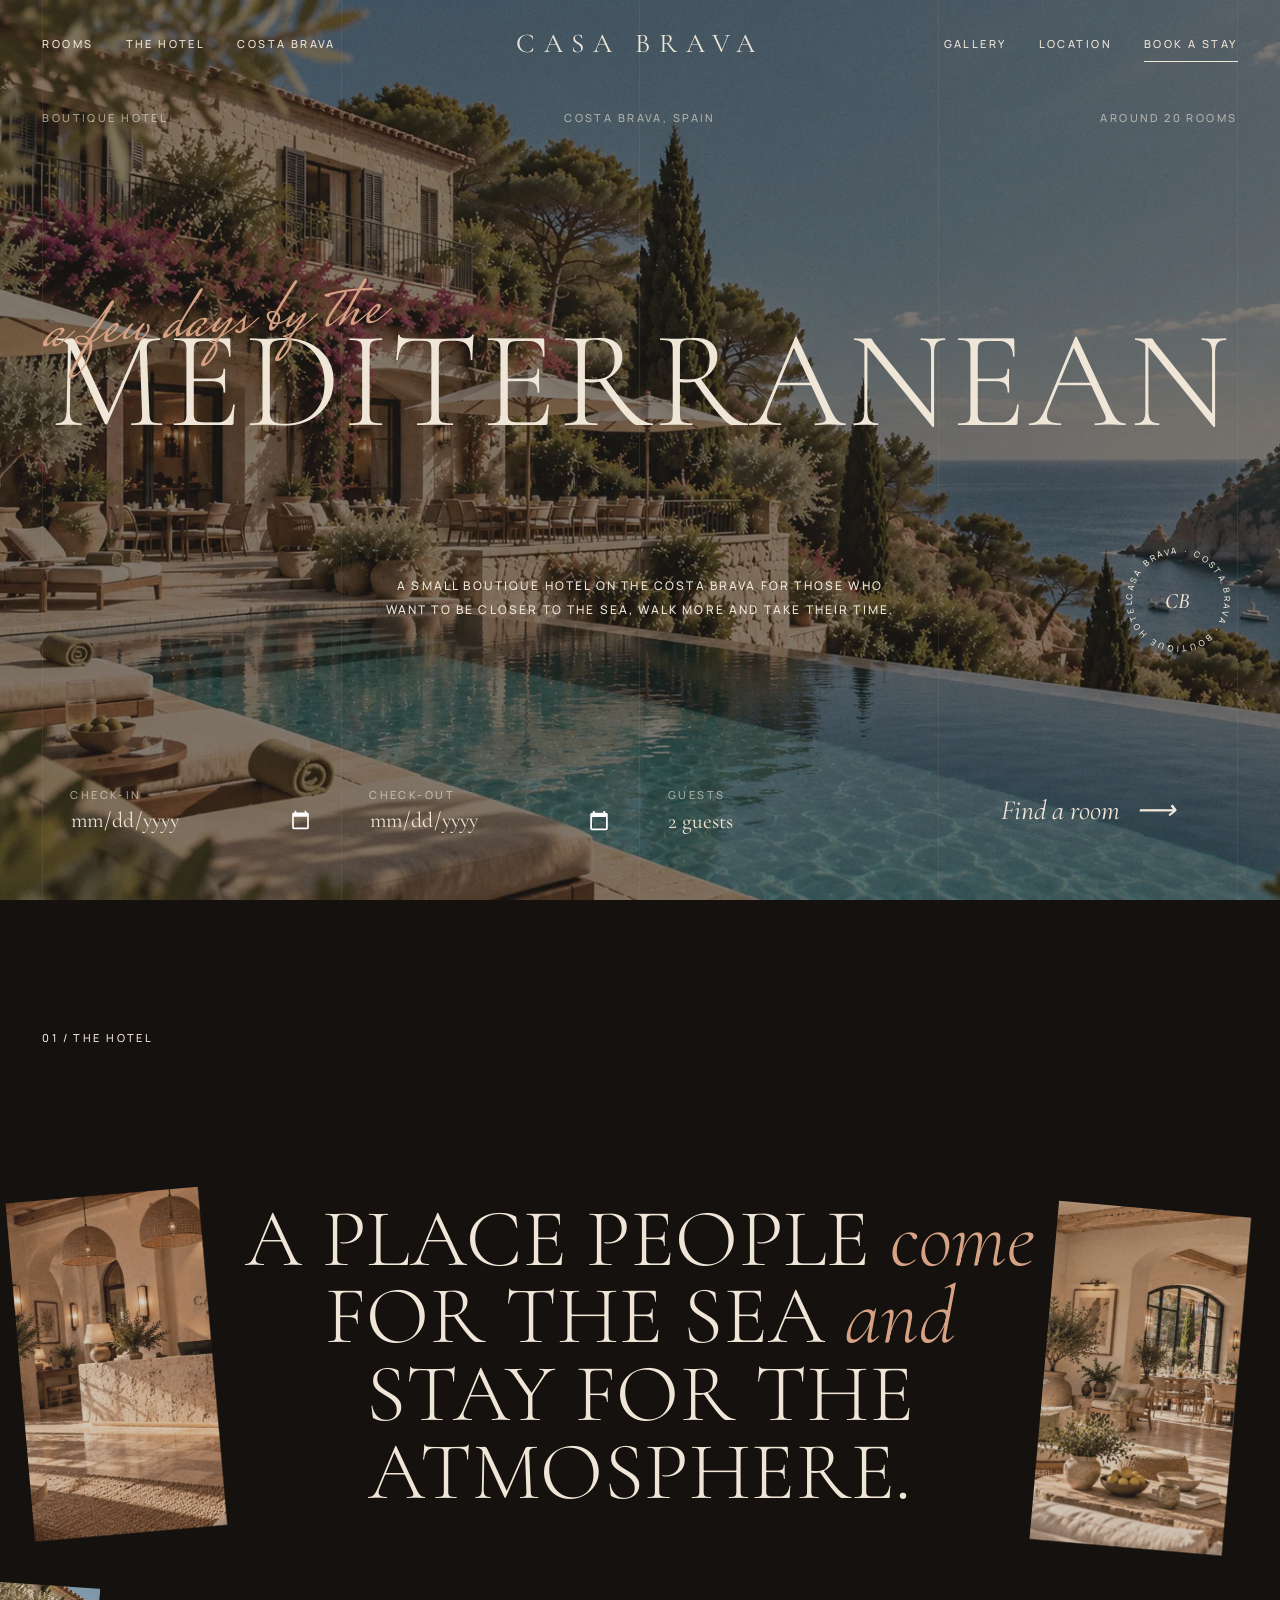
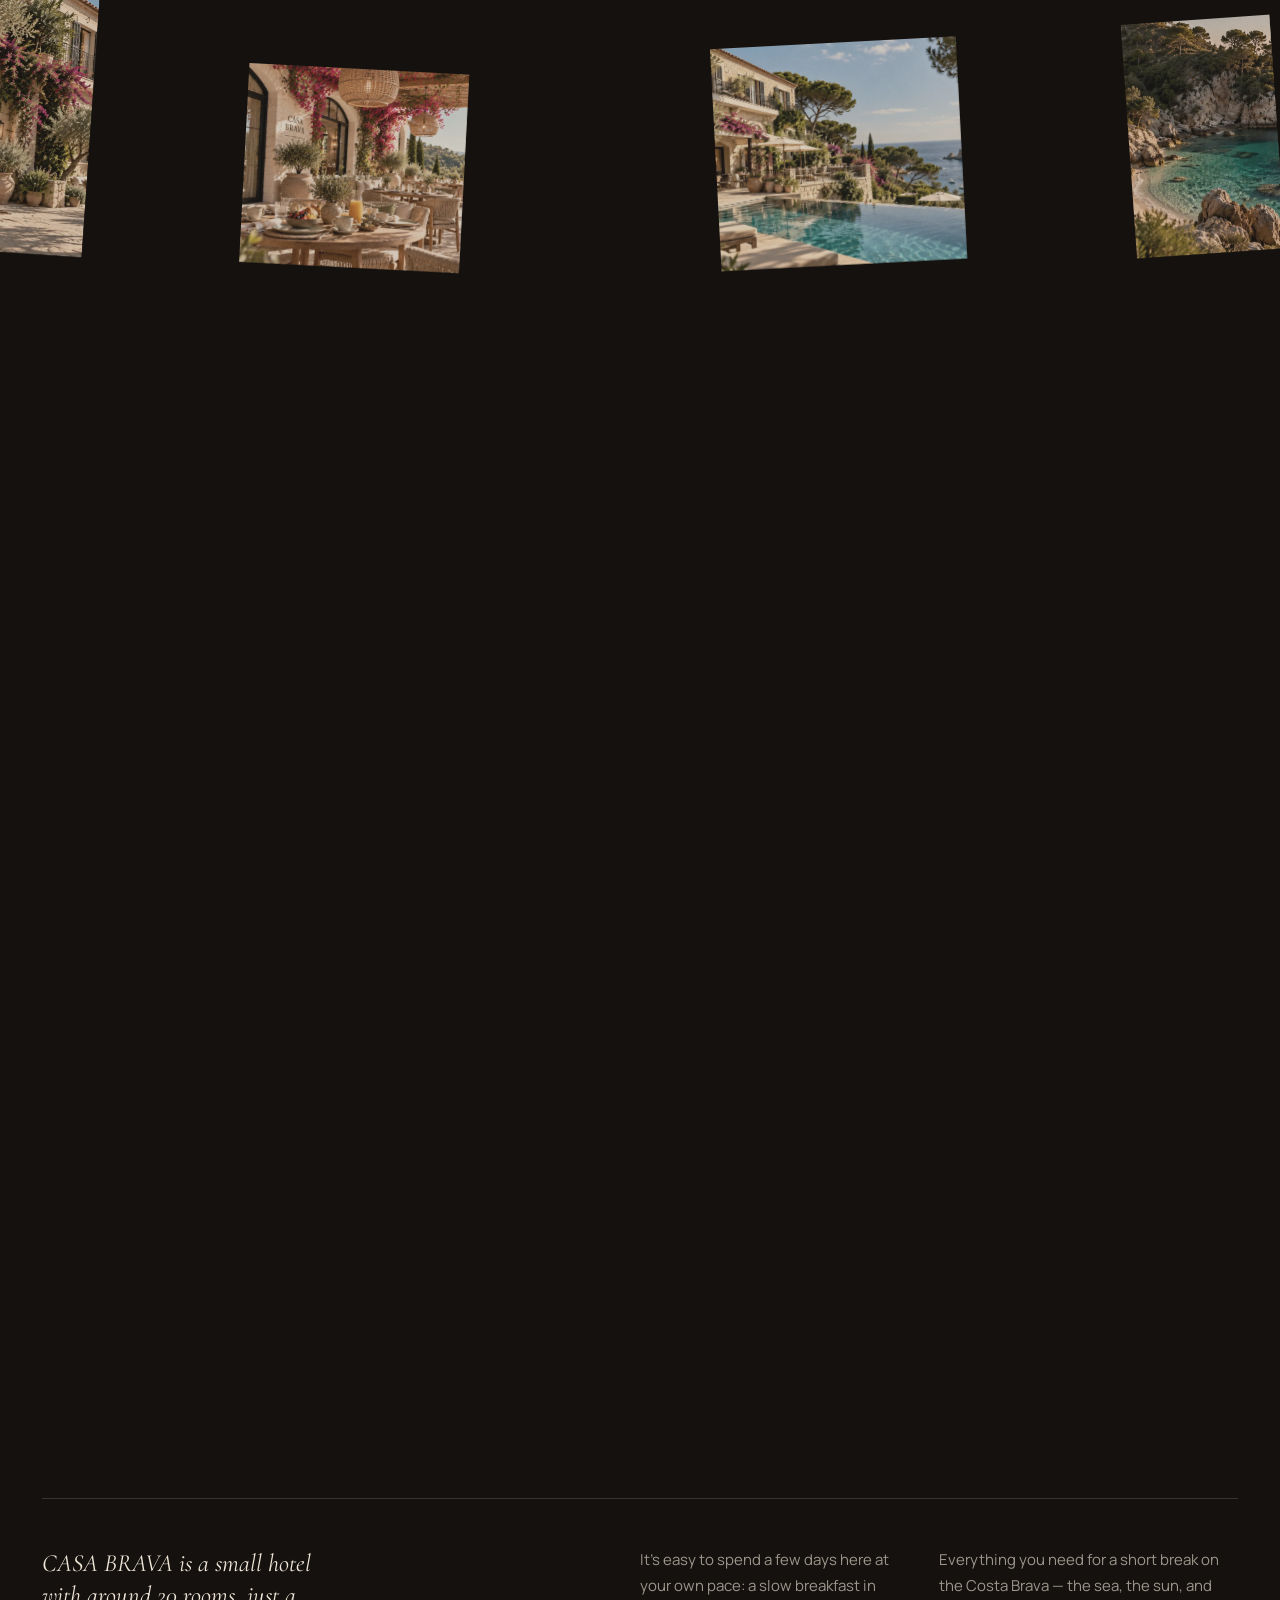
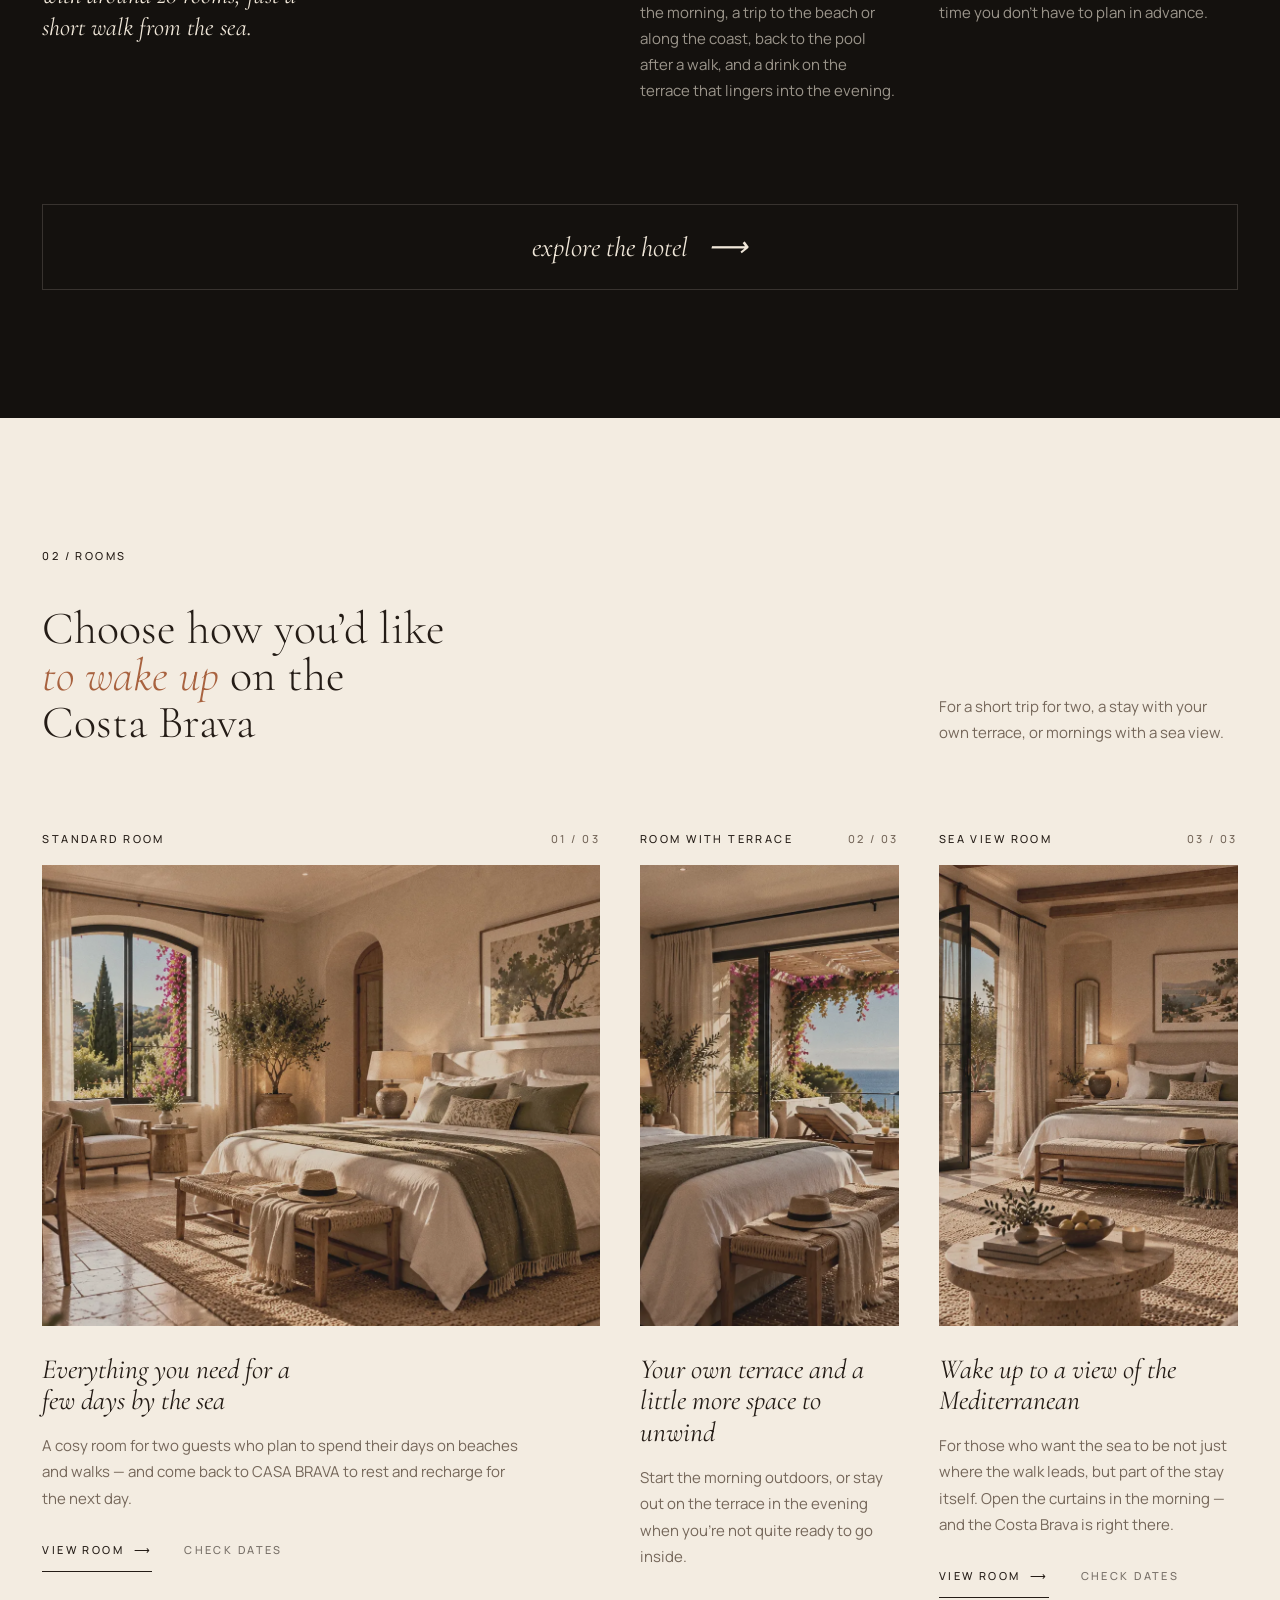
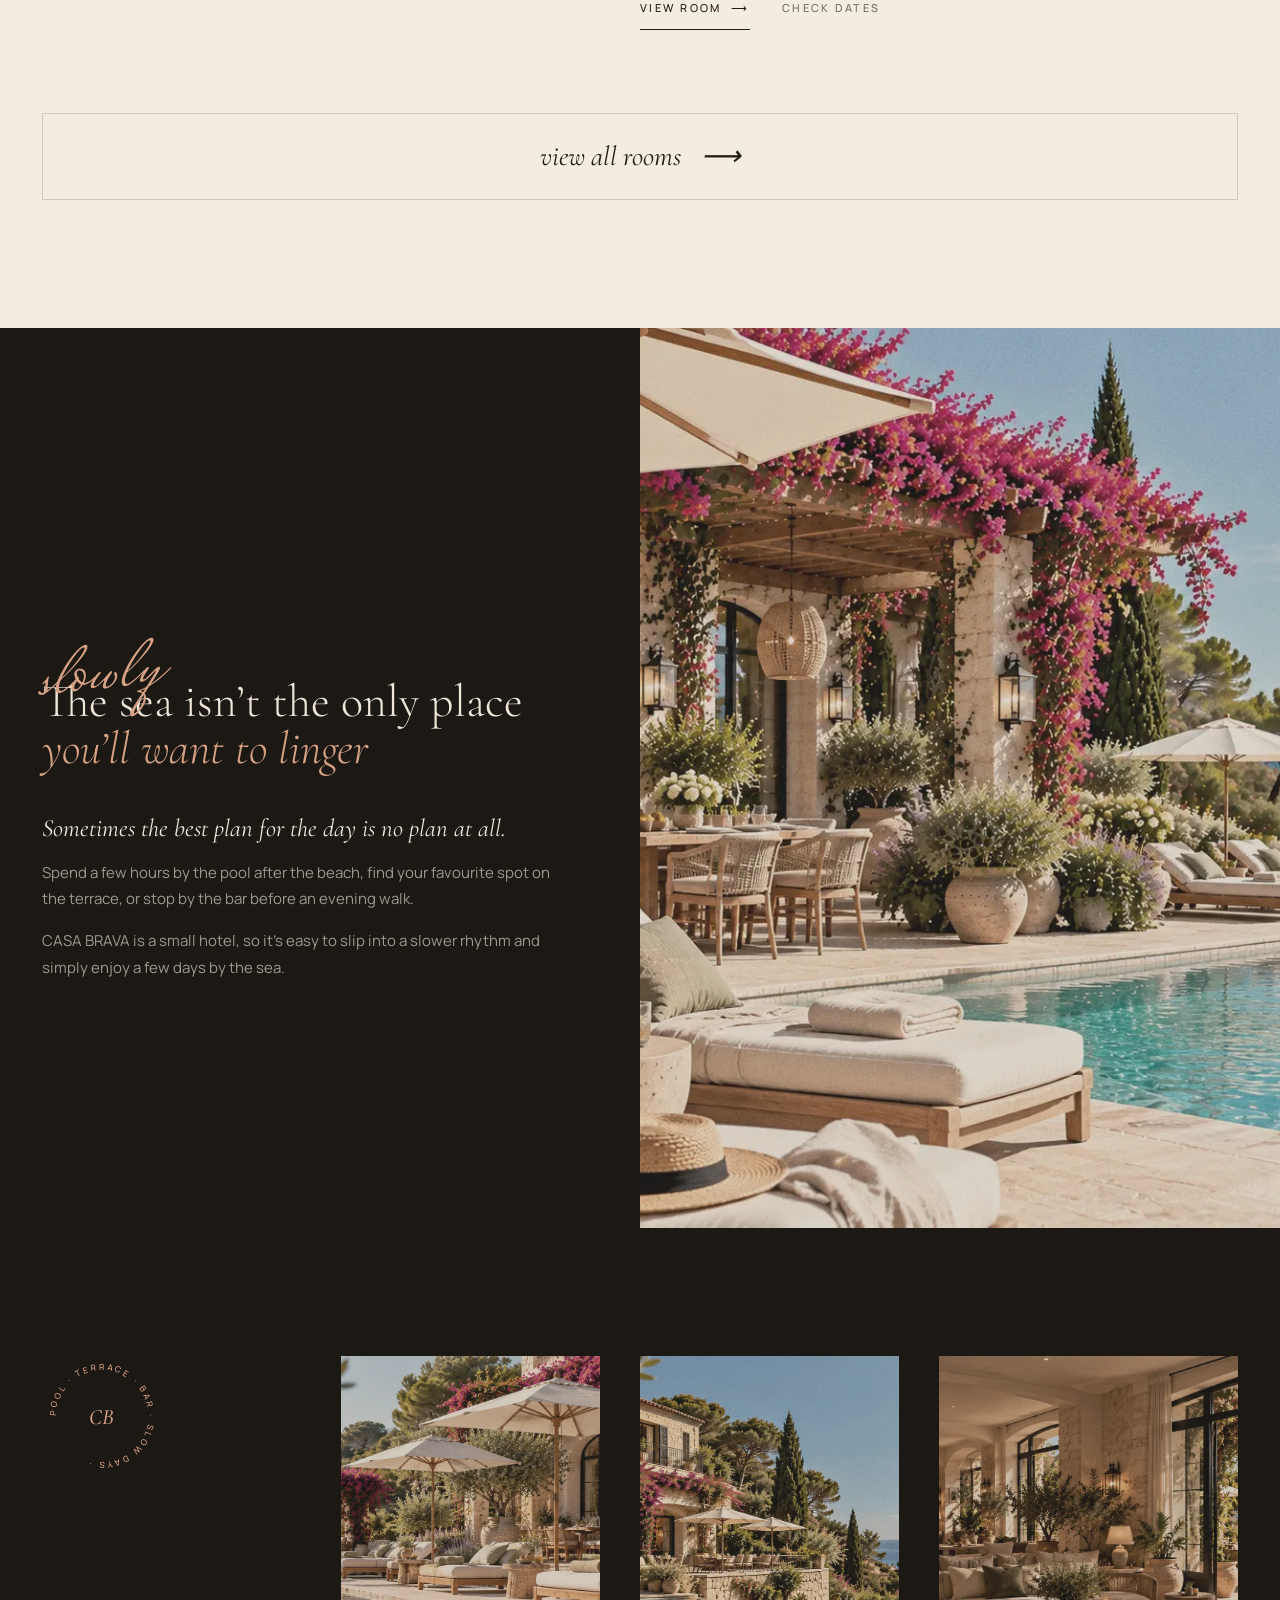
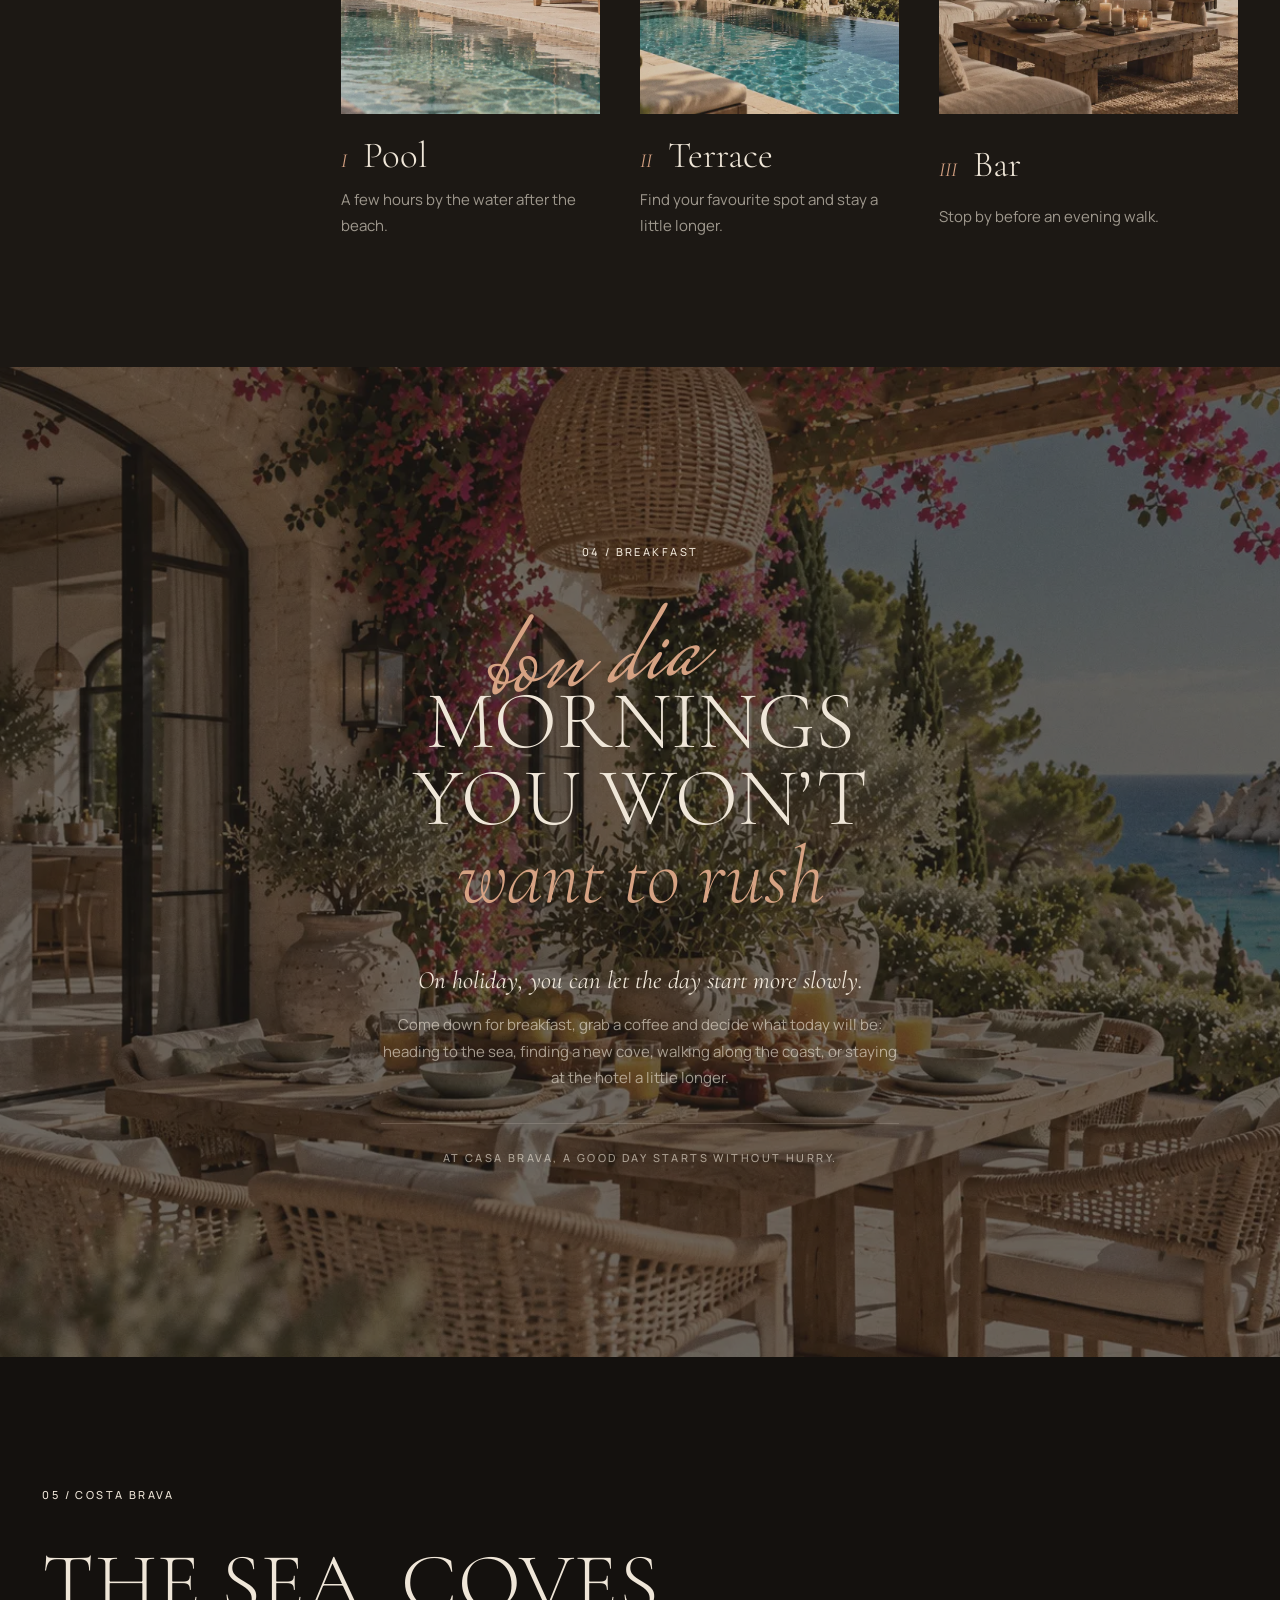
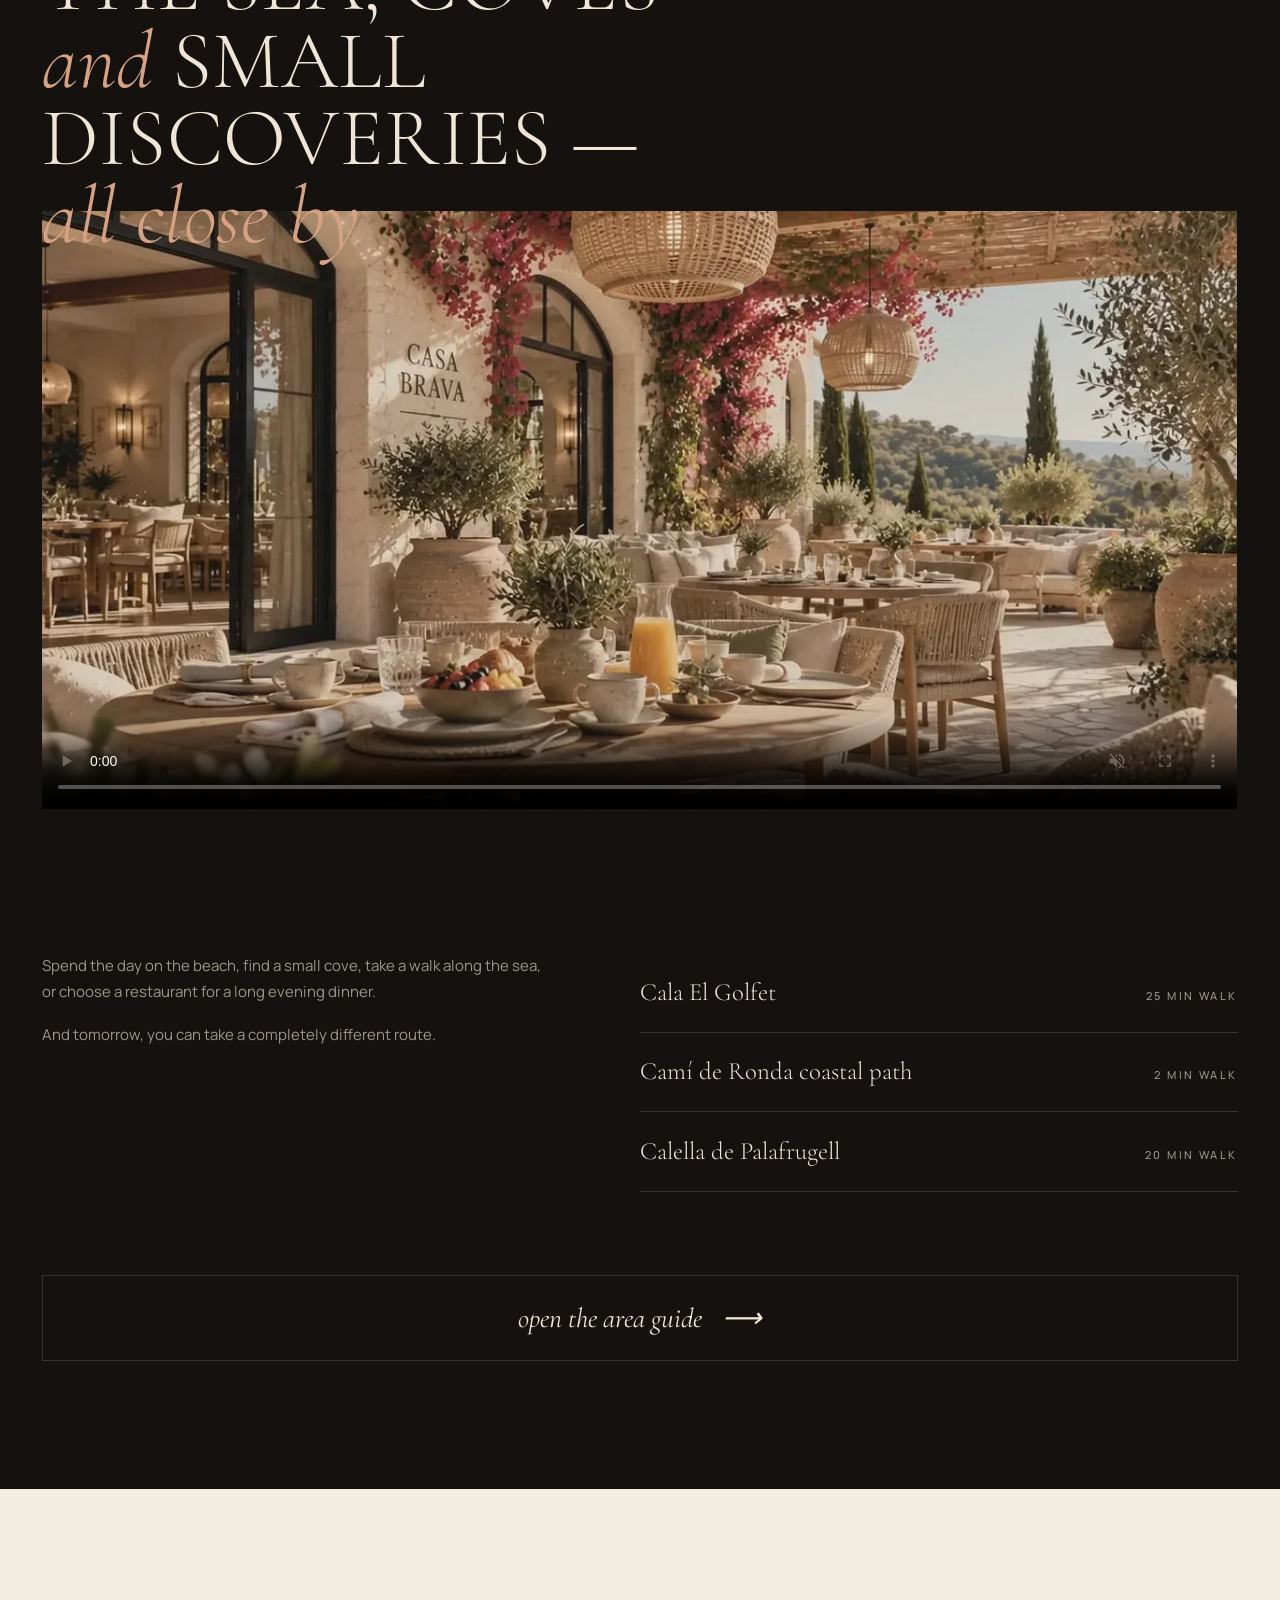
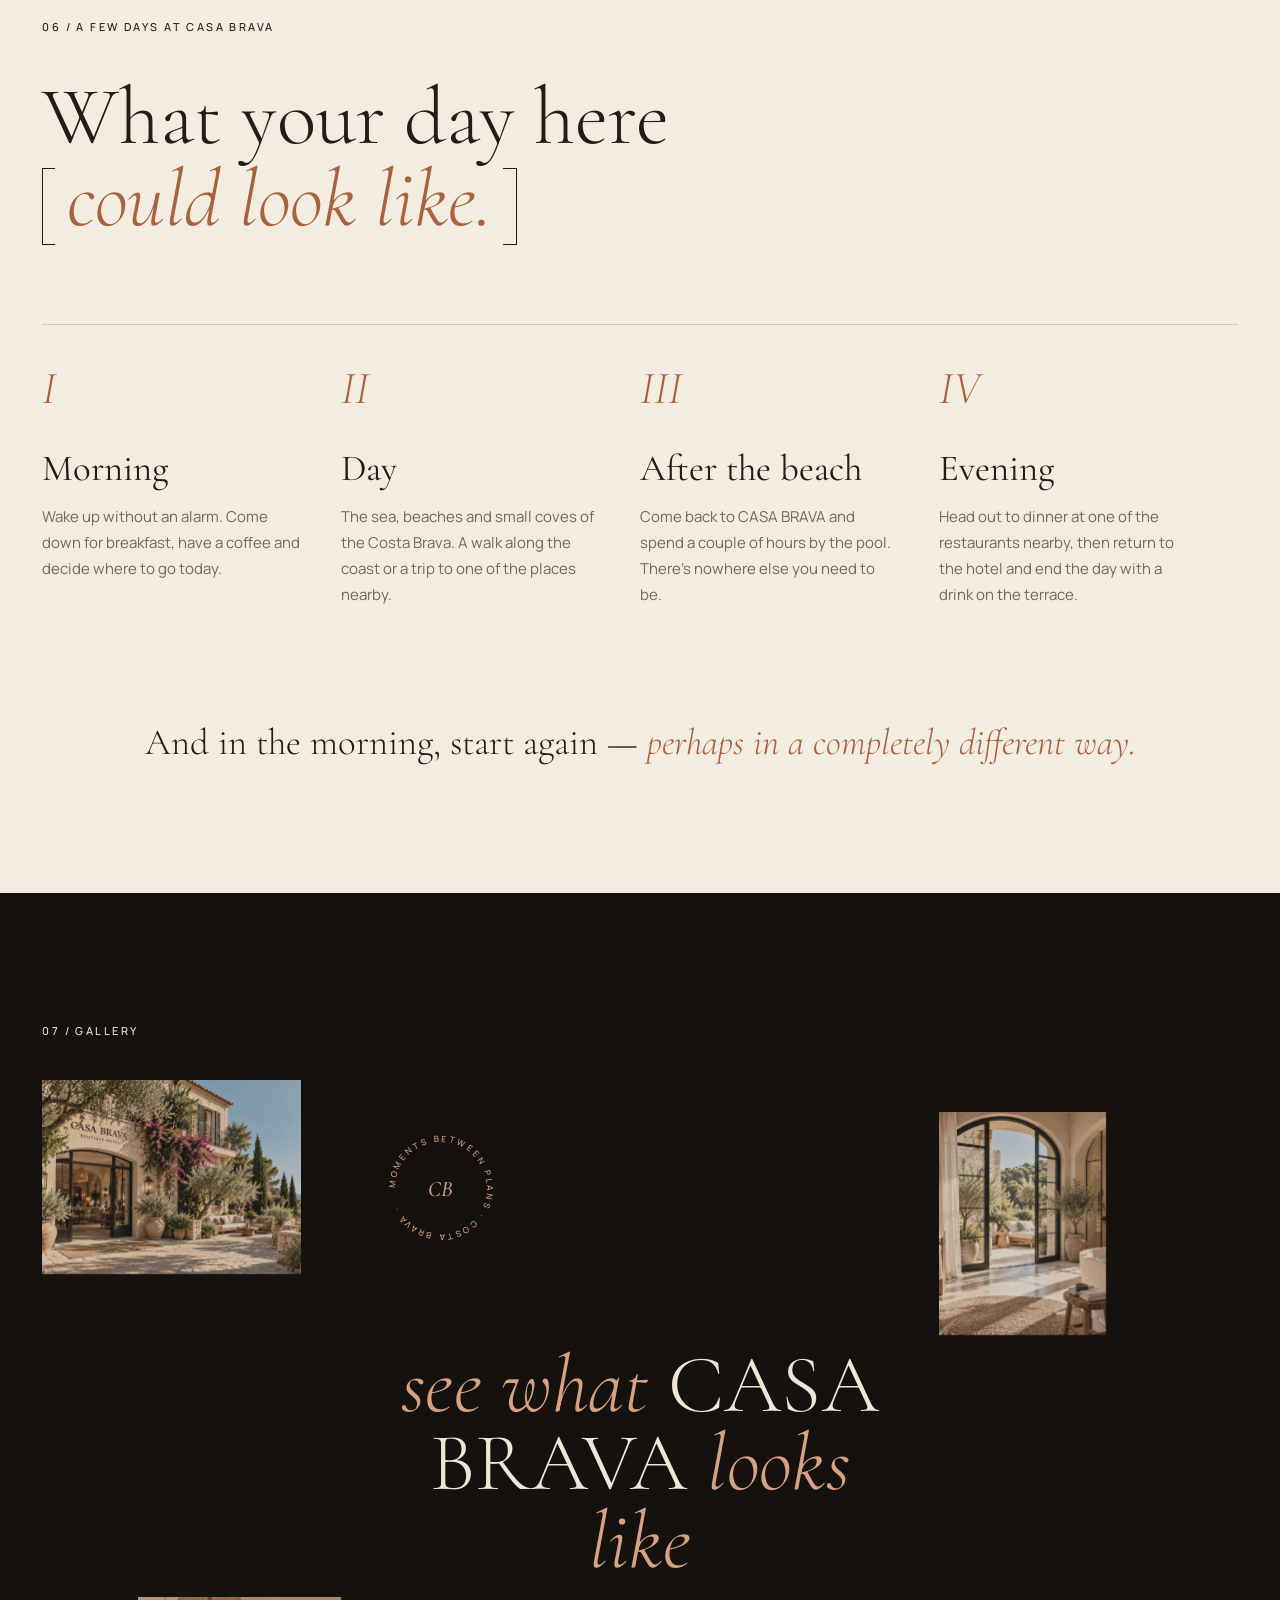
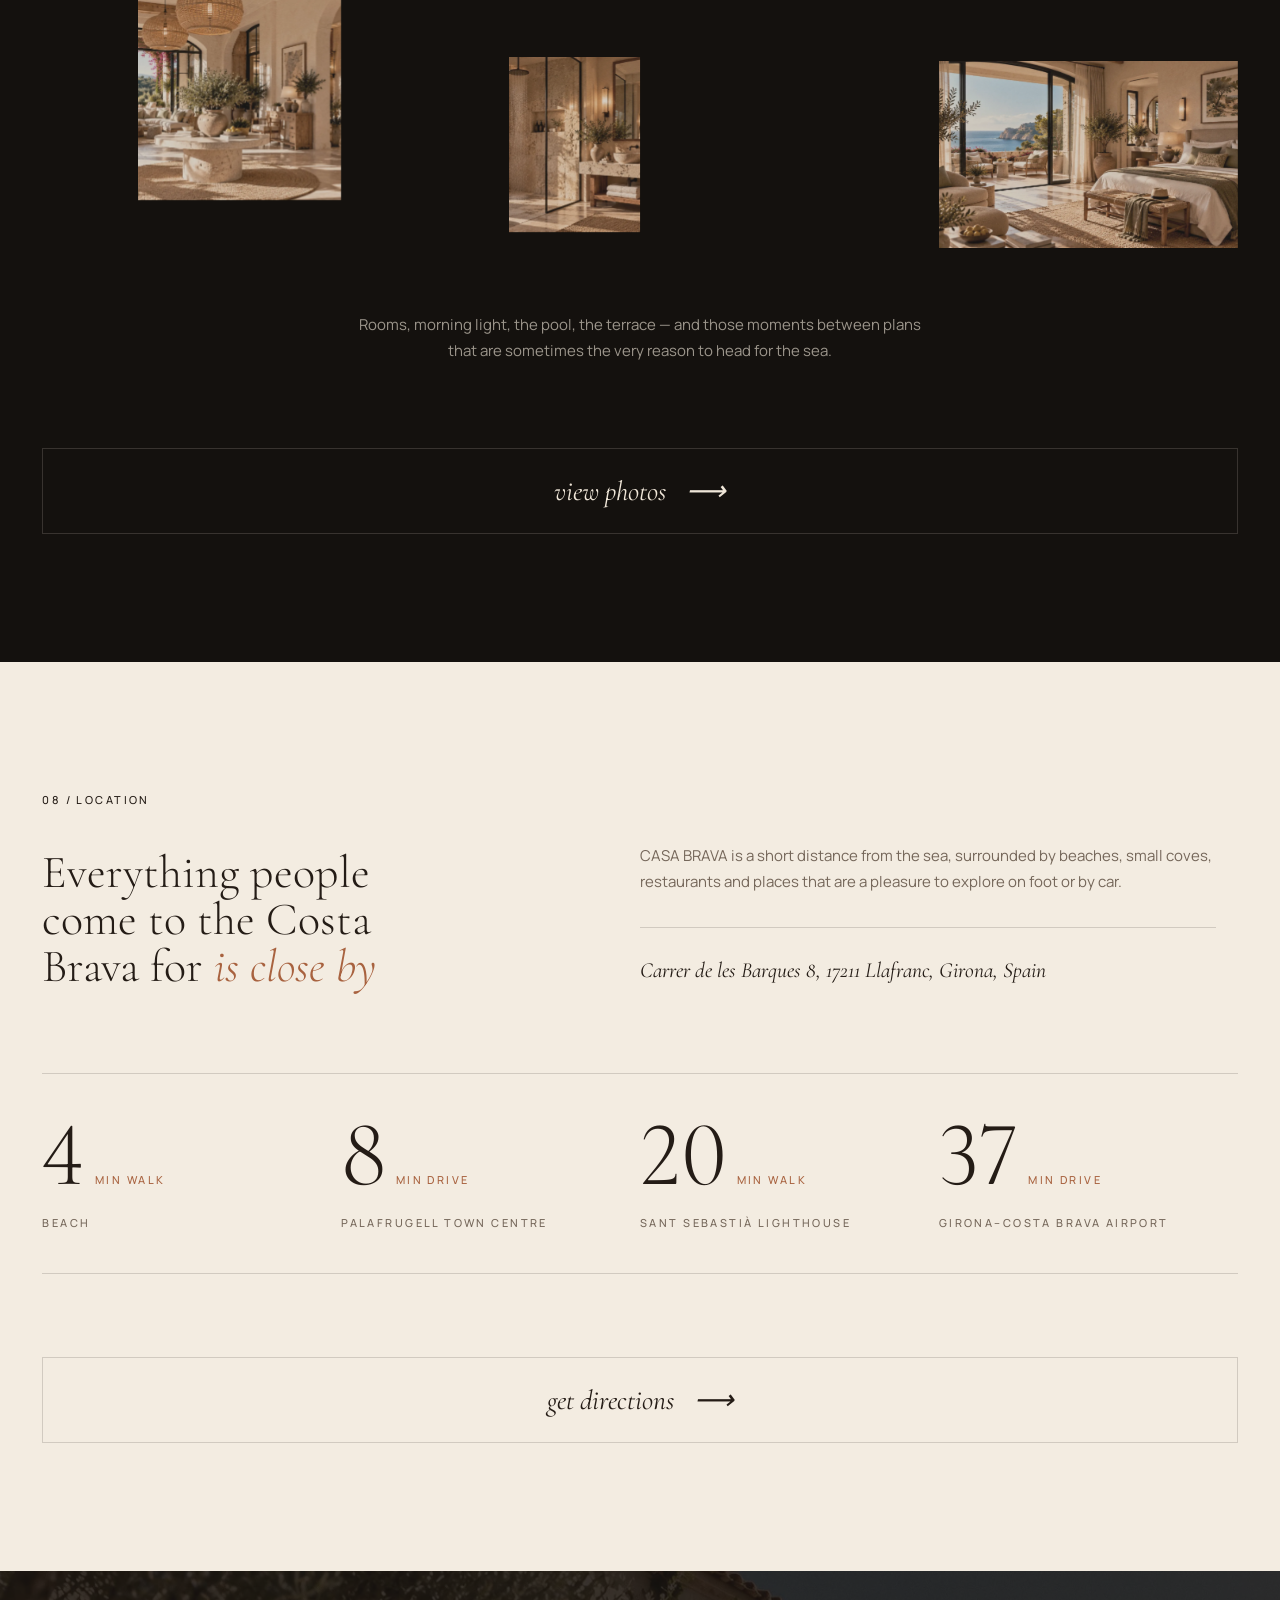
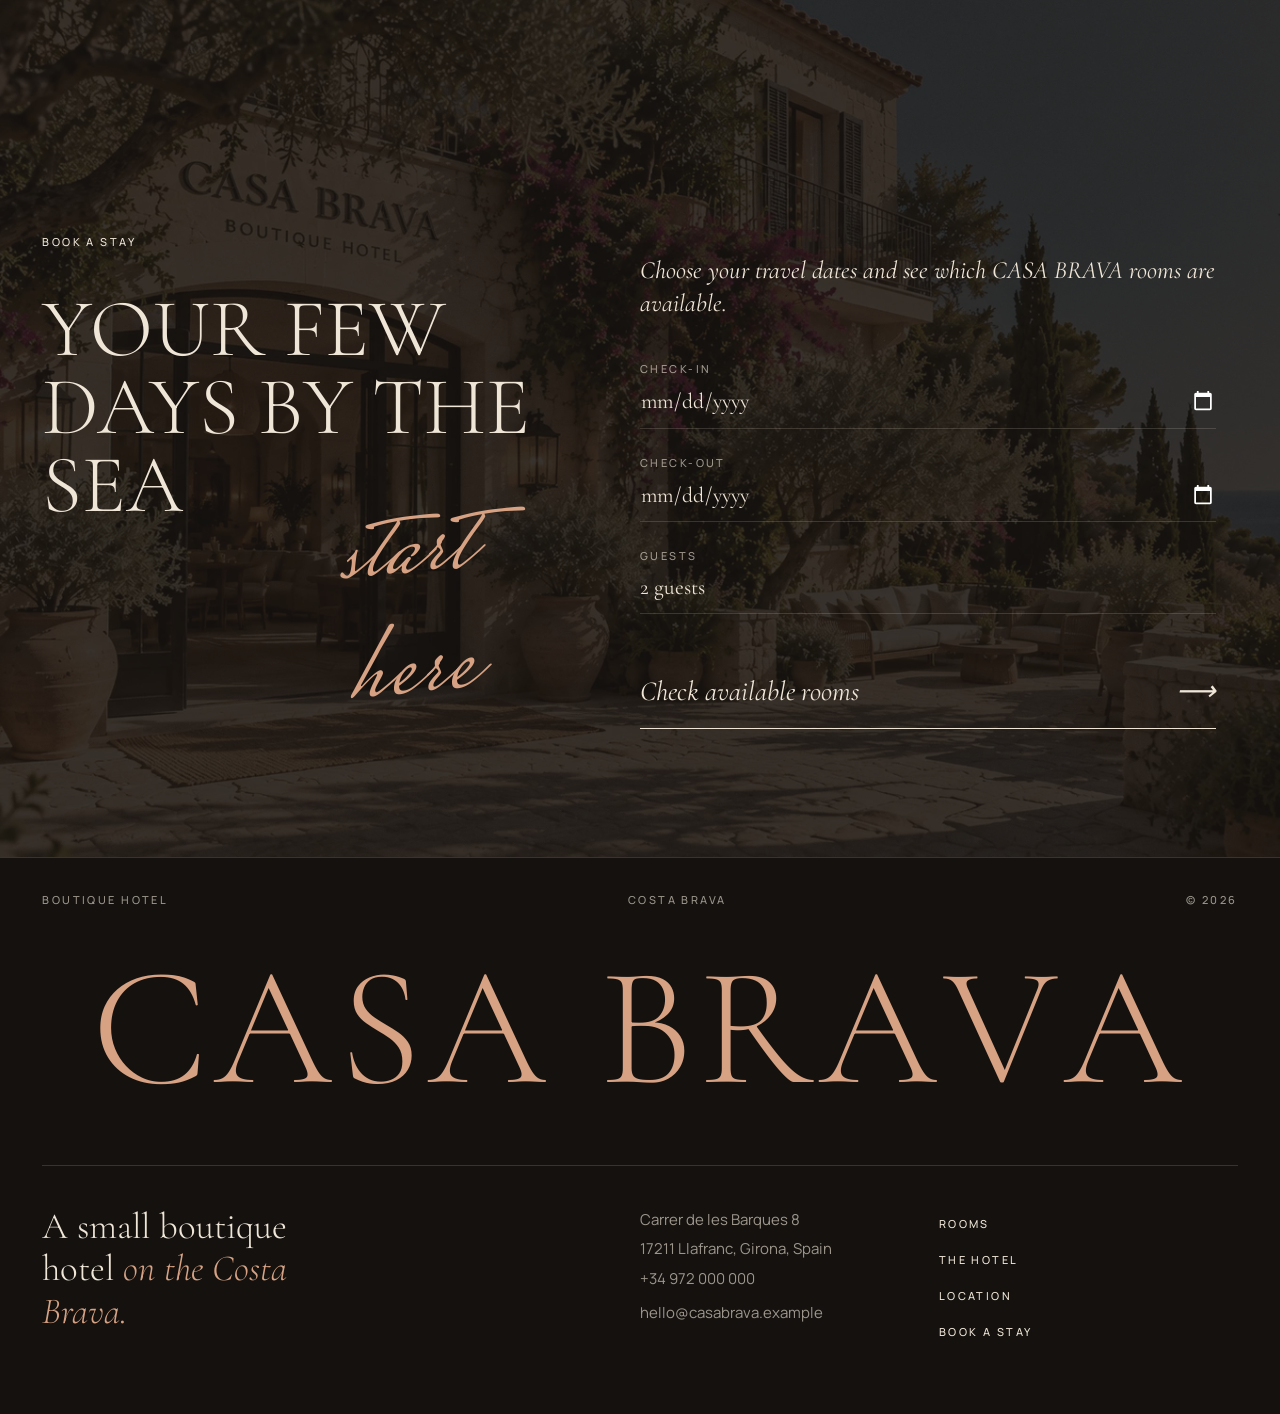
<file: index.html>
<!DOCTYPE html>
<html lang="en">
<head>
  <meta charset="UTF-8">
  <meta name="viewport" content="width=device-width, initial-scale=1">
  <title>CASA BRAVA — Boutique Hotel on the Costa Brava</title>
  <meta name="description" content="A small boutique hotel on the Costa Brava for those who want to be closer to the sea, walk more and take their time.">
  <meta name="theme-color" content="#14110e">
  <meta property="og:type" content="website">
  <meta property="og:site_name" content="CASA BRAVA">
  <meta property="og:locale" content="en_US">
  <meta property="og:title" content="CASA BRAVA — Boutique Hotel on the Costa Brava">
  <meta property="og:description" content="A small boutique hotel on the Costa Brava for those who want to be closer to the sea, walk more and take their time.">
  <!-- TODO: Add canonical, og:url and og:image once the domain and an approved social preview image (1200×630) exist. See docs/seo-map.md. -->
  <link rel="preconnect" href="https://fonts.googleapis.com">
  <link rel="preconnect" href="https://fonts.gstatic.com" crossorigin>
  <link rel="stylesheet" href="https://fonts.googleapis.com/css2?family=Cormorant+Garamond:ital,wght@0,300;0,400;0,500;1,300;1,400&family=Manrope:wght@400;500&family=Mrs+Saint+Delafield&display=swap">
  <link rel="stylesheet" href="css/styles.css">
  <script>if (!matchMedia('(prefers-reduced-motion: reduce)').matches) document.documentElement.classList.add('has-motion');</script>
  <script src="js/main.js" defer></script>
</head>
<body>
  <!-- TODO: AI-generated images and demo facts. See docs/demo-data.md. Replace with approved client content before publishing. -->

  <div class="page-lines" aria-hidden="true"><span></span><span></span><span></span><span></span><span></span></div>

  <header class="site-header">
    <div class="container site-header__inner">
      <a class="site-header__logo" href="index.html" aria-label="CASA BRAVA — home">Casa Brava</a>
      <div class="site-header__menu" id="site-menu">
        <nav class="site-header__nav" aria-label="Main">
          <a class="site-header__link" href="rooms.html">Rooms</a>
          <a class="site-header__link" href="#hotel">The hotel</a>
          <a class="site-header__link" href="#costa-brava">Costa Brava</a>
        </nav>
        <nav class="site-header__nav site-header__nav--end" aria-label="Secondary">
          <a class="site-header__link" href="#gallery">Gallery</a>
          <a class="site-header__link" href="#location">Location</a>
          <a class="site-header__link site-header__link--cta" href="#booking">Book a stay</a>
        </nav>
      </div>
      <a class="site-header__book" href="#booking"><span>Book a stay</span></a>
      <button class="site-header__toggle" type="button" aria-expanded="false" aria-controls="site-menu">
        <span class="site-header__toggle-label">Menu</span><span class="site-header__toggle-icon" aria-hidden="true"></span>
      </button>
    </div>
  </header>

  <main>
    <!-- Hero -->
    <section class="hero">
      <img class="hero__image" src="images/placeholder-ai-hotel-pool-sea.webp" alt="CASA BRAVA pool terrace above a cove on the Costa Brava" width="1672" height="941" fetchpriority="high">
      <div class="container hero__inner">
        <div class="hero__meta">
          <span>Boutique hotel</span>
          <span>Costa Brava, Spain</span>
          <span>Around 20 rooms</span>
        </div>
        <h1 class="hero__title">
          <span class="hero__title-script">a few days by the</span>
          <span class="hero__title-serif">Mediterranean</span>
        </h1>
        <p class="hero__lead">A small boutique hotel on the Costa Brava for those who want to be closer to the sea, walk more and take their time.</p>

        <form class="booking-bar" action="#" novalidate>
          <div class="booking-bar__field">
            <label class="booking-bar__label" for="hero-check-in">Check-in</label>
            <input class="booking-bar__input" type="date" id="hero-check-in" name="check_in" required data-check-in>
          </div>
          <div class="booking-bar__field">
            <label class="booking-bar__label" for="hero-check-out">Check-out</label>
            <input class="booking-bar__input" type="date" id="hero-check-out" name="check_out" required data-check-out>
          </div>
          <div class="booking-bar__field">
            <label class="booking-bar__label" for="hero-guests">Guests</label>
            <select class="booking-bar__input" id="hero-guests" name="guests">
              <option value="1">1 guest</option>
              <option value="2" selected>2 guests</option>
              <option value="3">3 guests</option>
              <option value="4">4 guests</option>
              <option value="5">5 guests</option>
              <option value="6">6 guests</option>
            </select>
          </div>
          <button class="booking-bar__submit" type="submit">Find a room <span aria-hidden="true">⟶</span></button>
          <p class="booking-bar__status" role="status" aria-live="polite"></p>
        </form>
      </div>
      <svg class="seal hero__seal" viewBox="0 0 120 120" aria-hidden="true">
        <defs><path id="seal-path-hero" d="M60,60 m-46,0 a46,46 0 1,1 92,0 a46,46 0 1,1 -92,0"/></defs>
        <text><textPath href="#seal-path-hero">Casa Brava · Costa Brava · Boutique hotel · </textPath></text>
        <text class="seal__center" x="60" y="68" text-anchor="middle">CB</text>
      </svg>
    </section>

    <!-- 01 Intro: typography with floating images -->
    <section class="section intro" id="hotel">
      <!-- Photos start scattered around the title and settle into one row while the frame is pinned (js/main.js → scatter) -->
      <div class="intro__track" data-scatter>
        <div class="container">
          <p class="eyebrow">01 / The hotel</p>
        </div>
        <div class="container intro__frame">
          <h2 class="display intro__title">A place people <em>come</em> for the sea <em>and</em> stay for the atmosphere.</h2>
          <ul class="intro__photos" aria-hidden="true">
            <li class="intro__photo" style="--sx: 10%; --sy: 34%; --sr: -5deg; --ss: 1.45"><img src="images/placeholder-ai-hotel-lobby.webp" alt="" width="1672" height="941" loading="lazy"></li>
            <li class="intro__photo" style="--sx: 4%; --sy: 78%; --sr: 4deg; --ss: 1.15"><img src="images/placeholder-ai-hotel-facade.webp" alt="" width="1672" height="941" loading="lazy"></li>
            <li class="intro__photo intro__photo--wide" style="--sx: 29%; --sy: 84%; --sr: 3deg; --ss: 0.85"><img src="images/placeholder-ai-breakfast-terrace.webp" alt="" width="1672" height="941" loading="lazy"></li>
            <li class="intro__photo intro__photo--wide" style="--sx: 67%; --sy: 82%; --sr: -3deg; --ss: 0.95"><img src="images/placeholder-ai-terrace-sea.webp" alt="" width="1672" height="941" loading="lazy"></li>
            <li class="intro__photo" style="--sx: 90%; --sy: 36%; --sr: 5deg; --ss: 1.45"><img src="images/placeholder-ai-hotel-bar.webp" alt="" width="1672" height="941" loading="lazy"></li>
            <li class="intro__photo" style="--sx: 94%; --sy: 80%; --sr: -4deg; --ss: 1"><img src="images/placeholder-ai-costa-brava-cove.webp" alt="" width="1920" height="819" loading="lazy"></li>
          </ul>
        </div>
      </div>
      <div class="container">
        <div class="intro__columns">
          <p class="lead">CASA BRAVA is a small hotel with around 20 rooms, just a short walk from the sea.</p>
          <p>It’s easy to spend a few days here at your own pace: a slow breakfast in the morning, a trip to the beach or along the coast, back to the pool after a walk, and a drink on the terrace that lingers into the evening.</p>
          <p>Everything you need for a short break on the Costa Brava — the sea, the sun, and time you don’t have to plan in advance.</p>
        </div>
        <a class="link-bar" href="#amenities">explore the hotel <span aria-hidden="true">⟶</span></a>
      </div>
    </section>

    <!-- 02 Rooms -->
    <section class="section section--light rooms" id="rooms">
      <div class="container">
        <header class="rooms__header">
          <div>
            <p class="eyebrow">02 / Rooms</p>
            <h2 class="heading">Choose how you’d like <em>to wake up</em> on the Costa Brava</h2>
          </div>
          <p class="rooms__lead">For a short trip for two, a stay with your own terrace, or mornings with a sea view.</p>
        </header>

        <ol class="rooms__list">
          <li class="room-tile">
            <div class="room-tile__label"><h3 class="room-tile__name">Standard Room</h3><span class="room-tile__count">01 / 03</span></div>
            <a class="room-tile__media" href="rooms.html#standard-room" tabindex="-1" aria-hidden="true"><img class="room-tile__image" src="images/placeholder-ai-room-standard.webp" alt="" width="1672" height="941" loading="lazy"></a>
            <p class="room-tile__subtitle">Everything you need for a few days by the sea</p>
            <p class="room-tile__text">A cosy room for two guests who plan to spend their days on beaches and walks — and come back to CASA BRAVA to rest and recharge for the next day.</p>
            <div class="room-tile__actions">
              <a class="arrow-link" href="rooms.html#standard-room">View room <span aria-hidden="true">⟶</span></a>
              <a class="arrow-link arrow-link--muted" href="#booking">Check dates</a>
            </div>
          </li>
          <li class="room-tile">
            <div class="room-tile__label"><h3 class="room-tile__name">Room with Terrace</h3><span class="room-tile__count">02 / 03</span></div>
            <a class="room-tile__media" href="rooms.html#room-with-terrace" tabindex="-1" aria-hidden="true"><img class="room-tile__image" src="images/placeholder-ai-room-terrace.webp" alt="" width="1672" height="941" loading="lazy"></a>
            <p class="room-tile__subtitle">Your own terrace and a little more space to unwind</p>
            <p class="room-tile__text">Start the morning outdoors, or stay out on the terrace in the evening when you’re not quite ready to go inside.</p>
            <div class="room-tile__actions">
              <a class="arrow-link" href="rooms.html#room-with-terrace">View room <span aria-hidden="true">⟶</span></a>
              <a class="arrow-link arrow-link--muted" href="#booking">Check dates</a>
            </div>
          </li>
          <li class="room-tile">
            <div class="room-tile__label"><h3 class="room-tile__name">Sea View Room</h3><span class="room-tile__count">03 / 03</span></div>
            <a class="room-tile__media" href="rooms.html#sea-view-room" tabindex="-1" aria-hidden="true"><img class="room-tile__image" src="images/placeholder-ai-room-sea-view.webp" alt="" width="1672" height="941" loading="lazy"></a>
            <p class="room-tile__subtitle">Wake up to a view of the Mediterranean</p>
            <p class="room-tile__text">For those who want the sea to be not just where the walk leads, but part of the stay itself. Open the curtains in the morning — and the Costa Brava is right there.</p>
            <div class="room-tile__actions">
              <a class="arrow-link" href="rooms.html#sea-view-room">View room <span aria-hidden="true">⟶</span></a>
              <a class="arrow-link arrow-link--muted" href="#booking">Check dates</a>
            </div>
          </li>
        </ol>

        <a class="link-bar link-bar--dark" href="rooms.html">view all rooms <span aria-hidden="true">⟶</span></a>
      </div>
    </section>

    <!-- 03 At the hotel: split panels -->
    <section class="amenities" id="amenities">
      <div class="amenities__split">
        <div class="amenities__panel">
          <p class="eyebrow">03 / At the hotel</p>
          <h2 class="heading amenities__title">
            <span class="script amenities__script" aria-hidden="true">slowly</span>
            The sea isn’t the only place <em>you’ll want to linger</em>
          </h2>
          <p class="lead">Sometimes the best plan for the day is no plan at all.</p>
          <p>Spend a few hours by the pool after the beach, find your favourite spot on the terrace, or stop by the bar before an evening walk.</p>
          <p>CASA BRAVA is a small hotel, so it’s easy to slip into a slower rhythm and simply enjoy a few days by the sea.</p>
        </div>
        <img class="amenities__image" src="images/placeholder-ai-pool-terrace-sea.webp" alt="Sun loungers by the pool with the sea below" width="1672" height="941" loading="lazy">
      </div>
      <div class="container amenities__spaces">
        <div class="amenities__aside">
          <svg class="seal amenities__seal" viewBox="0 0 120 120" aria-hidden="true">
            <defs><path id="seal-path-amenities" d="M60,60 m-46,0 a46,46 0 1,1 92,0 a46,46 0 1,1 -92,0"/></defs>
            <text><textPath href="#seal-path-amenities">Pool · Terrace · Bar · Slow days · </textPath></text>
            <text class="seal__center" x="60" y="68" text-anchor="middle">CB</text>
          </svg>
        </div>
        <ul class="amenities__list" aria-label="Hotel facilities" tabindex="0">
          <li class="facility">
            <div class="facility__media"><img class="facility__image" src="images/placeholder-ai-hotel-pool-umbrellas.webp" alt="Pool with sun loungers and umbrellas" width="1672" height="941" loading="lazy"></div>
            <p class="facility__index">I</p>
            <h3 class="facility__name">Pool</h3>
            <p class="facility__text">A few hours by the water after the beach.</p>
          </li>
          <li class="facility">
            <div class="facility__media"><img class="facility__image" src="images/placeholder-ai-hotel-pool-view.webp" alt="Terrace above the pool with a view of the sea" width="1672" height="941" loading="lazy"></div>
            <p class="facility__index">II</p>
            <h3 class="facility__name">Terrace</h3>
            <p class="facility__text">Find your favourite spot and stay a little longer.</p>
          </li>
          <li class="facility">
            <div class="facility__media"><img class="facility__image" src="images/placeholder-ai-lounge-evening.webp" alt="Bar lounge with sofas and a view outside" width="1672" height="941" loading="lazy"></div>
            <p class="facility__index">III</p>
            <h3 class="facility__name">Bar</h3>
            <p class="facility__text">Stop by before an evening walk.</p>
          </li>
        </ul>
      </div>
    </section>

    <!-- 04 Breakfast -->
    <section class="photo-section photo-section--strong breakfast" id="breakfast">
      <img class="photo-section__image" src="images/placeholder-ai-breakfast-sea-view.webp" alt="Breakfast table on the terrace above the sea" width="1672" height="941" loading="lazy">
      <div class="container photo-section__inner breakfast__inner">
        <p class="eyebrow">04 / Breakfast</p>
        <h2 class="breakfast__title">
          <span class="script breakfast__script" aria-hidden="true">bon dia</span>
          <span class="breakfast__title-serif">Mornings you won’t <em>want to rush</em></span>
        </h2>
        <div class="breakfast__text">
          <p class="lead">On holiday, you can let the day start more slowly.</p>
          <p>Come down for breakfast, grab a coffee and decide what today will be: heading to the sea, finding a new cove, walking along the coast, or staying at the hotel a little longer.</p>
          <p class="breakfast__signature">At CASA BRAVA, a good day starts without hurry.</p>
        </div>
      </div>
    </section>

    <!-- 05 Costa Brava -->
    <section class="section area" id="costa-brava">
      <div class="container">
        <p class="eyebrow">05 / Costa Brava</p>
        <h2 class="display area__title">The sea, coves <em>and</em> small discoveries — <em>all close by</em></h2>
        <!-- TODO: Replace placeholder with approved client content. Video is loaded and played only while in view (js/main.js). -->
        <video class="area__video" muted loop playsinline preload="none" poster="images/placeholder-ai-terrace-walkthrough-poster.webp" data-src="images/placeholder-ai-terrace-walkthrough.mp4" aria-label="Walking through the hotel terrace towards the sea"></video>
        <div class="area__grid">
          <div class="area__text">
            <p class="lead">CASA BRAVA is a convenient base for exploring the coast.</p>
            <p>Spend the day on the beach, find a small cove, take a walk along the sea, or choose a restaurant for a long evening dinner.</p>
            <p>And tomorrow, you can take a completely different route.</p>
          </div>
          <!-- DEMO DATA: places and travel times -->
          <ul class="place-list">
            <li class="place-list__item"><span class="place-list__name">Llafranc Beach</span><span class="place-list__time">5 min walk</span></li>
            <li class="place-list__item"><span class="place-list__name">Cala El Golfet</span><span class="place-list__time">25 min walk</span></li>
            <li class="place-list__item"><span class="place-list__name">Camí de Ronda coastal path</span><span class="place-list__time">2 min walk</span></li>
            <li class="place-list__item"><span class="place-list__name">Calella de Palafrugell</span><span class="place-list__time">20 min walk</span></li>
          </ul>
        </div>
        <!-- TODO: Area guide page does not exist yet. -->
        <a class="link-bar" href="#location">open the area guide <span aria-hidden="true">⟶</span></a>
      </div>
    </section>

    <!-- 06 A day here -->
    <section class="section section--light day" id="your-day">
      <div class="container">
        <p class="eyebrow">06 / A few days at CASA BRAVA</p>
        <h2 class="day__title">What your day here <span class="bracket">could look like.</span></h2>
        <ol class="day__list">
          <li class="day-step">
            <p class="day-step__index">I</p>
            <h3 class="day-step__title">Morning</h3>
            <p class="day-step__text">Wake up without an alarm. Come down for breakfast, have a coffee and decide where to go today.</p>
          </li>
          <li class="day-step">
            <p class="day-step__index">II</p>
            <h3 class="day-step__title">Day</h3>
            <p class="day-step__text">The sea, beaches and small coves of the Costa Brava. A walk along the coast or a trip to one of the places nearby.</p>
          </li>
          <li class="day-step">
            <p class="day-step__index">III</p>
            <h3 class="day-step__title">After the beach</h3>
            <p class="day-step__text">Come back to CASA BRAVA and spend a couple of hours by the pool. There’s nowhere else you need to be.</p>
          </li>
          <li class="day-step">
            <p class="day-step__index">IV</p>
            <h3 class="day-step__title">Evening</h3>
            <p class="day-step__text">Head out to dinner at one of the restaurants nearby, then return to the hotel and end the day with a drink on the terrace.</p>
          </li>
        </ol>
        <p class="day__outro">And in the morning, start again — <em>perhaps in a completely different way.</em></p>
      </div>
    </section>

    <!-- 07 Gallery: collage over typography -->
    <section class="section gallery" id="gallery">
      <div class="container">
        <p class="eyebrow">07 / Gallery</p>
        <div class="gallery__composition">
          <h2 class="display gallery__title"><em>see what</em> Casa Brava <em>looks like</em></h2>
          <div class="gallery__stage" data-parallax tabindex="0" role="region" aria-label="Photos of CASA BRAVA">
            <img class="float-image gallery__float gallery__float--a" data-depth="0.6" src="images/placeholder-ai-hotel-entrance.webp" alt="Entrance of CASA BRAVA covered in bougainvillea" width="1672" height="941" loading="lazy">
            <img class="float-image gallery__float gallery__float--b" data-depth="1.3" src="images/placeholder-ai-bathroom-bathtub.webp" alt="Stone bathroom with a freestanding bathtub" width="1672" height="941" loading="lazy">
            <img class="float-image gallery__float gallery__float--c" data-depth="1.8" src="images/placeholder-ai-hotel-lounge.webp" alt="Lounge with olive trees and arched windows" width="1672" height="941" loading="lazy">
            <img class="float-image gallery__float gallery__float--d" data-depth="0.9" src="images/placeholder-ai-room-sea-view-alt.webp" alt="Bedroom opening onto a sea view terrace" width="1672" height="941" loading="lazy">
            <img class="float-image gallery__float gallery__float--e" data-depth="2.2" src="images/placeholder-ai-bathroom-shower.webp" alt="Stone shower and wooden vanity" width="1672" height="941" loading="lazy">
            <svg class="seal gallery__seal" viewBox="0 0 120 120" aria-hidden="true">
              <defs><path id="seal-path-gallery" d="M60,60 m-46,0 a46,46 0 1,1 92,0 a46,46 0 1,1 -92,0"/></defs>
              <text><textPath href="#seal-path-gallery">Moments between plans · Costa Brava · </textPath></text>
              <text class="seal__center" x="60" y="68" text-anchor="middle">CB</text>
            </svg>
          </div>
        </div>
        <p class="gallery__hint" aria-hidden="true">Swipe for more photos <span>⟶</span></p>
        <p class="gallery__lead">Rooms, morning light, the pool, the terrace — and those moments between plans that are sometimes the very reason to head for the sea.</p>
        <!-- TODO: Full gallery (page or lightbox) not defined yet. -->
        <a class="link-bar" href="#gallery">view photos <span aria-hidden="true">⟶</span></a>
      </div>
    </section>

    <!-- 08 Location -->
    <section class="section section--light location" id="location">
      <div class="container">
        <div class="location__top">
          <div>
            <p class="eyebrow">08 / Location</p>
            <h2 class="heading">Everything people come to the Costa Brava for <em>is close by</em></h2>
          </div>
          <div class="location__text">
            <p>CASA BRAVA is a short distance from the sea, surrounded by beaches, small coves, restaurants and places that are a pleasure to explore on foot or by car.</p>
            <!-- DEMO DATA: address -->
            <address class="location__address">Carrer de les Barques 8, 17211 Llafranc, Girona, Spain</address>
          </div>
        </div>
        <!-- DEMO DATA: distances -->
        <dl class="stats">
          <div class="stats__item"><dt class="stats__label">Beach</dt><dd class="stats__value">5<span>min walk</span></dd></div>
          <div class="stats__item"><dt class="stats__label">Palafrugell town centre</dt><dd class="stats__value">10<span>min drive</span></dd></div>
          <div class="stats__item"><dt class="stats__label">Sant Sebastià Lighthouse</dt><dd class="stats__value">25<span>min walk</span></dd></div>
          <div class="stats__item"><dt class="stats__label">Girona–Costa Brava Airport</dt><dd class="stats__value">45<span>min drive</span></dd></div>
        </dl>
        <a class="link-bar link-bar--dark" href="https://www.google.com/maps/search/?api=1&amp;query=Llafranc%2C+Girona%2C+Spain" target="_blank" rel="noopener">get directions <span aria-hidden="true">⟶</span></a>
      </div>
    </section>

    <!-- Booking -->
    <section class="section booking" id="booking">
      <img class="booking__image" src="images/placeholder-ai-hotel-entrance.webp" alt="" width="1672" height="941" loading="lazy">
      <div class="container booking__grid">
        <div>
          <p class="eyebrow">Book a stay</p>
          <h2 class="booking__title">Your few days by the sea <span class="script booking__script">start here</span></h2>
        </div>
        <div class="booking__form-wrap">
          <p class="lead">Choose your travel dates and see which CASA BRAVA rooms are available.</p>
          <form class="booking-stack" action="#" novalidate>
            <div class="booking-stack__field">
              <label class="booking-stack__label" for="booking-check-in">Check-in</label>
              <input class="booking-stack__input" type="date" id="booking-check-in" name="check_in" required data-check-in>
            </div>
            <div class="booking-stack__field">
              <label class="booking-stack__label" for="booking-check-out">Check-out</label>
              <input class="booking-stack__input" type="date" id="booking-check-out" name="check_out" required data-check-out>
            </div>
            <div class="booking-stack__field">
              <label class="booking-stack__label" for="booking-guests">Guests</label>
              <select class="booking-stack__input" id="booking-guests" name="guests">
                <option value="1">1 guest</option>
                <option value="2" selected>2 guests</option>
                <option value="3">3 guests</option>
                <option value="4">4 guests</option>
                <option value="5">5 guests</option>
                <option value="6">6 guests</option>
              </select>
            </div>
            <button class="booking-stack__submit" type="submit">Check available rooms <span aria-hidden="true">⟶</span></button>
            <p class="booking-stack__status" role="status" aria-live="polite"></p>
          </form>
        </div>
      </div>
    </section>
  </main>

  <footer class="site-footer">
    <div class="container">
      <div class="site-footer__meta">
        <span>Boutique hotel</span>
        <span>Costa Brava</span>
        <span>© 2026</span>
      </div>
      <p class="site-footer__wordmark" aria-hidden="true">Casa Brava</p>
      <div class="site-footer__grid">
        <p class="site-footer__tagline">A small boutique hotel <em>on the Costa Brava.</em></p>
        <!-- DEMO DATA: contacts -->
        <address class="site-footer__contacts">
          Carrer de les Barques 8<br>17211 Llafranc, Girona, Spain<br>
          <a href="tel:+34972000000">+34 972 000 000</a><br>
          <a href="mailto:hello@casabrava.example">hello@casabrava.example</a>
        </address>
        <nav class="site-footer__nav" aria-label="Footer">
          <a href="rooms.html">Rooms</a>
          <a href="#hotel">The hotel</a>
          <a href="#location">Location</a>
          <a href="#booking">Book a stay</a>
          </nav>
      </div>
    </div>
  </footer>
</body>
</html>
</file>
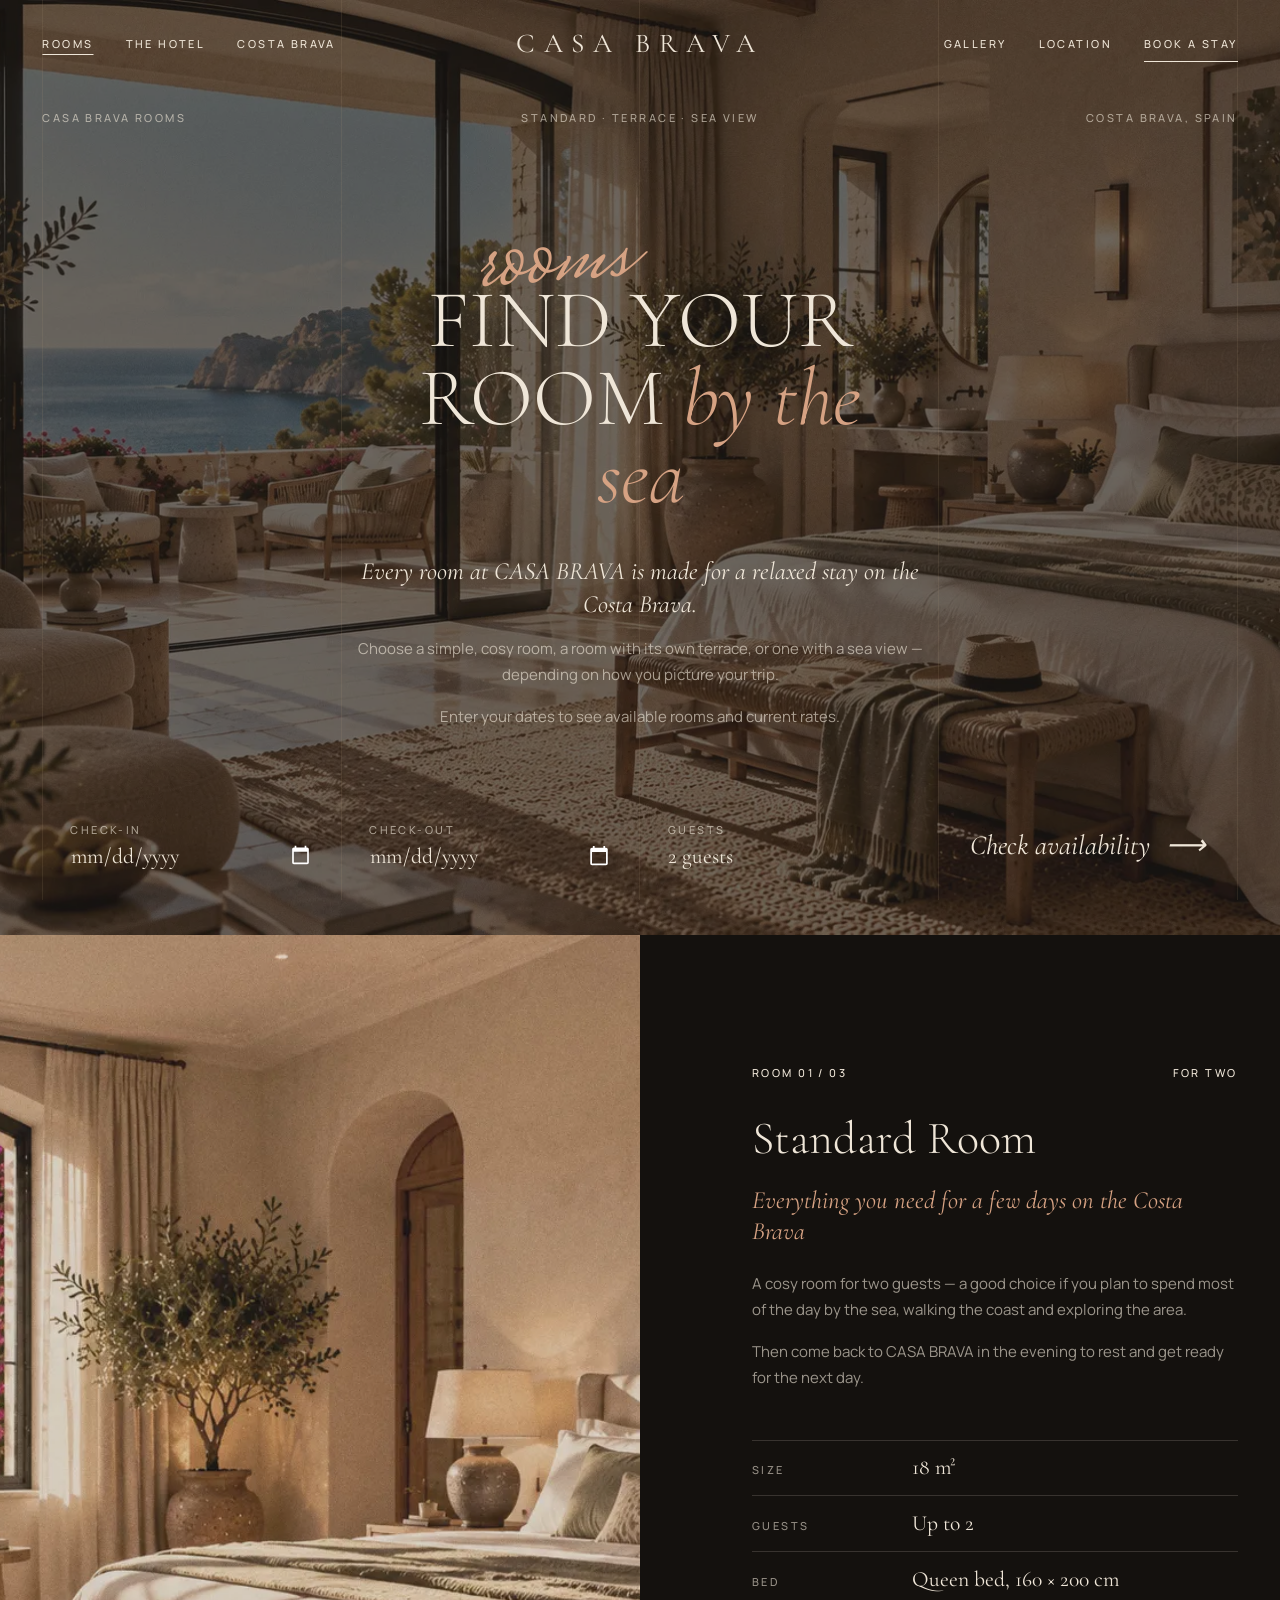
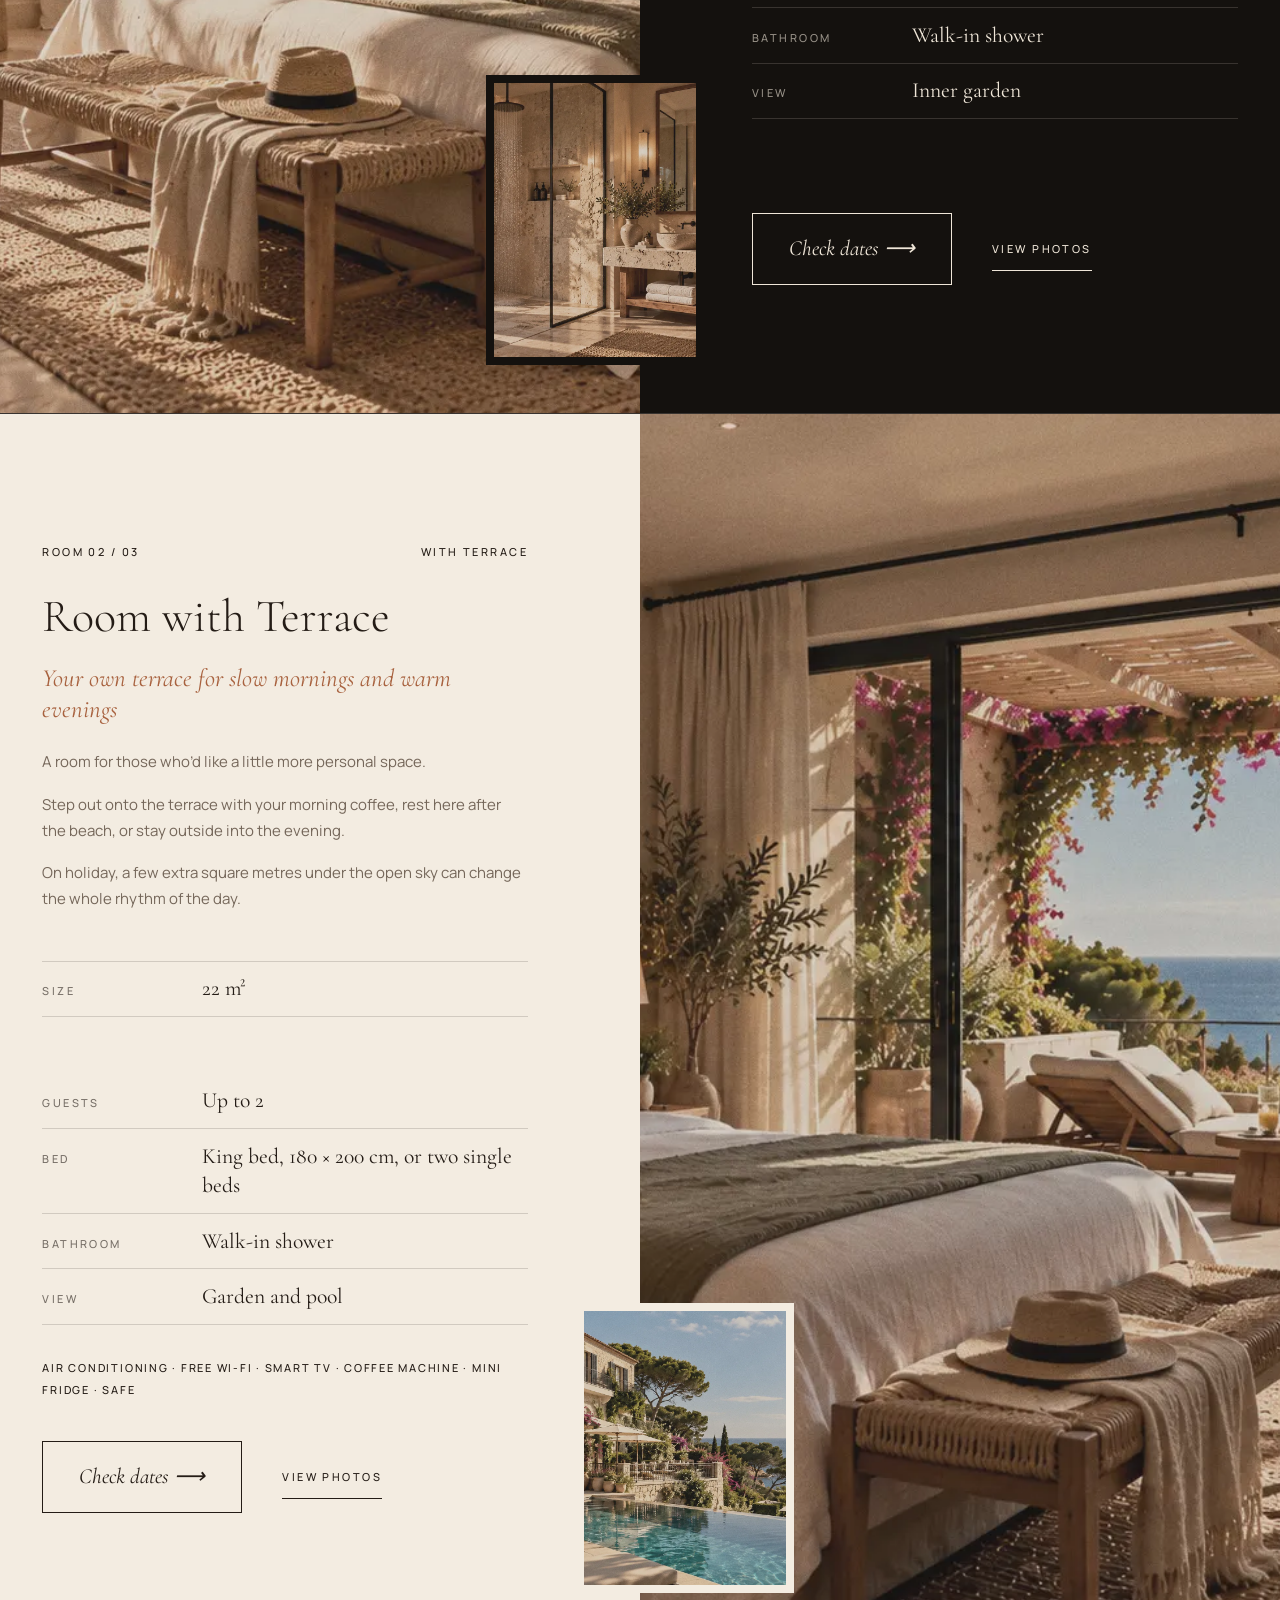
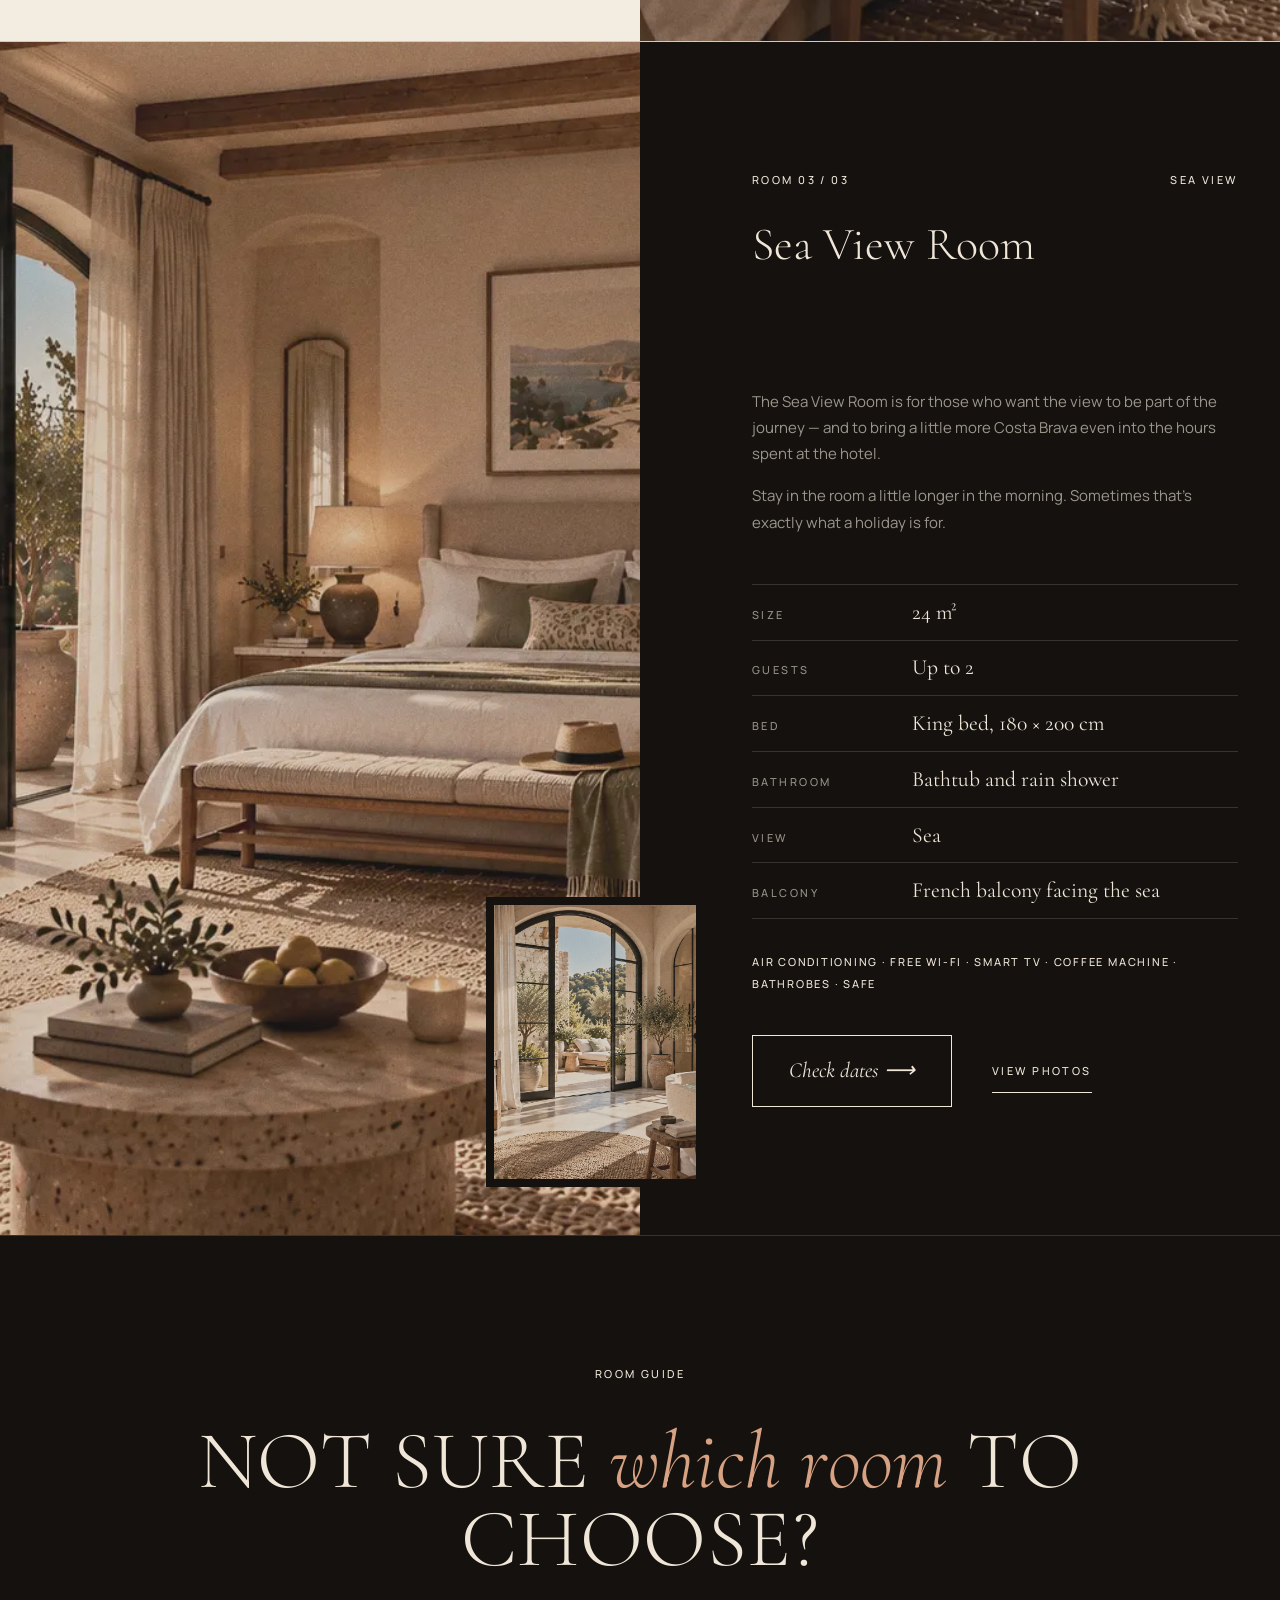
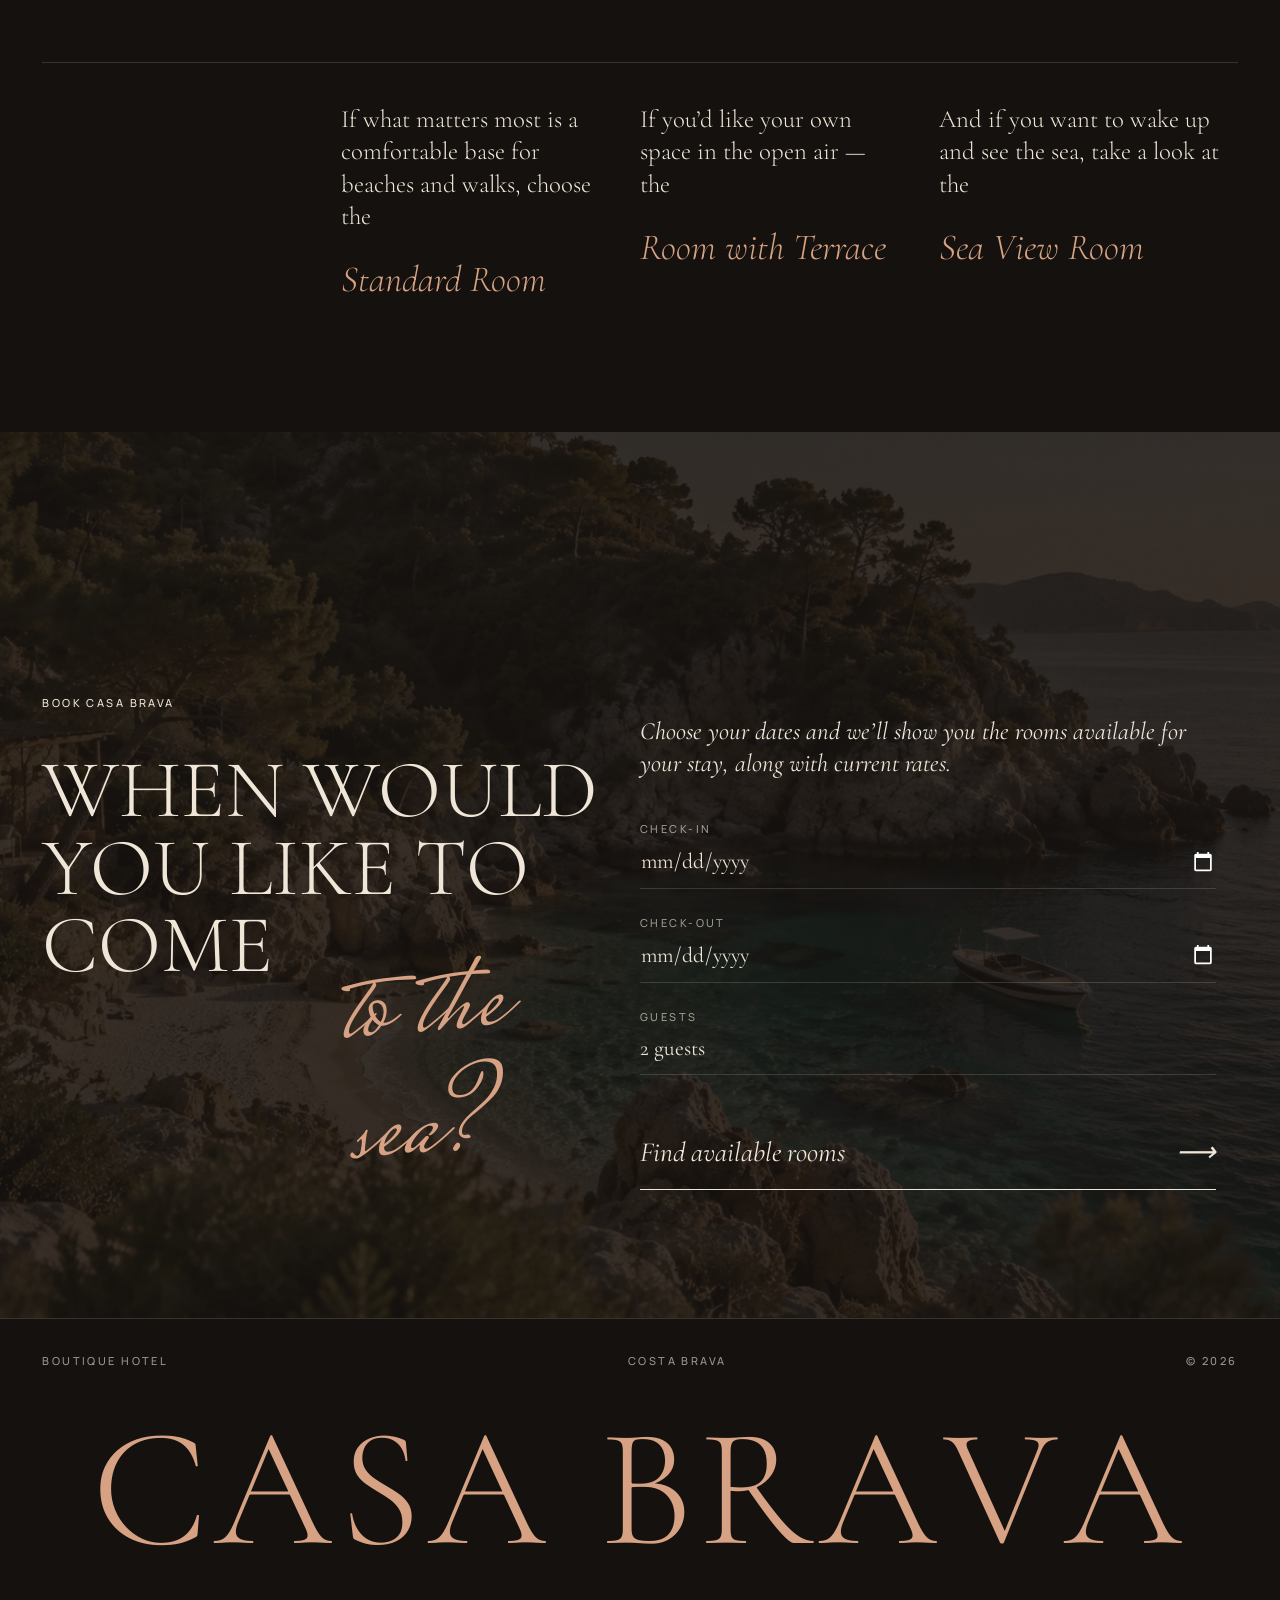
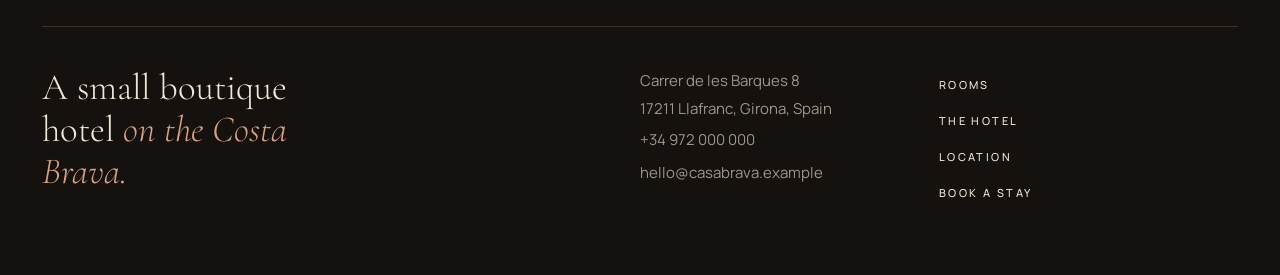
<file: rooms.html>
<!DOCTYPE html>
<html lang="en">
<head>
  <meta charset="UTF-8">
  <meta name="viewport" content="width=device-width, initial-scale=1">
  <title>Rooms — CASA BRAVA, Costa Brava</title>
  <meta name="description" content="Standard Room, Room with Terrace or Sea View Room — find your room by the sea at CASA BRAVA on the Costa Brava.">
  <meta name="theme-color" content="#14110e">
  <meta property="og:type" content="website">
  <meta property="og:site_name" content="CASA BRAVA">
  <meta property="og:locale" content="en_US">
  <meta property="og:title" content="Rooms — CASA BRAVA, Costa Brava">
  <meta property="og:description" content="Standard Room, Room with Terrace or Sea View Room — find your room by the sea at CASA BRAVA on the Costa Brava.">
  <!-- TODO: Add canonical, og:url and og:image once the domain and an approved social preview image (1200×630) exist. See docs/seo-map.md. -->
  <link rel="preconnect" href="https://fonts.googleapis.com">
  <link rel="preconnect" href="https://fonts.gstatic.com" crossorigin>
  <link rel="stylesheet" href="https://fonts.googleapis.com/css2?family=Cormorant+Garamond:ital,wght@0,300;0,400;0,500;1,300;1,400&family=Manrope:wght@400;500&family=Mrs+Saint+Delafield&display=swap">
  <link rel="stylesheet" href="css/styles.css">
  <script>if (!matchMedia('(prefers-reduced-motion: reduce)').matches) document.documentElement.classList.add('has-motion');</script>
  <script src="js/main.js" defer></script>
</head>
<body>
  <!-- TODO: AI-generated images and demo facts. See docs/demo-data.md. Replace with approved client content before publishing. -->

  <div class="page-lines" aria-hidden="true"><span></span><span></span><span></span><span></span><span></span></div>

  <header class="site-header">
    <div class="container site-header__inner">
      <a class="site-header__logo" href="index.html" aria-label="CASA BRAVA — home">Casa Brava</a>
      <div class="site-header__menu" id="site-menu">
        <nav class="site-header__nav" aria-label="Main">
          <a class="site-header__link" href="rooms.html" aria-current="page">Rooms</a>
          <a class="site-header__link" href="index.html#hotel">The hotel</a>
          <a class="site-header__link" href="index.html#costa-brava">Costa Brava</a>
        </nav>
        <nav class="site-header__nav site-header__nav--end" aria-label="Secondary">
          <a class="site-header__link" href="index.html#gallery">Gallery</a>
          <a class="site-header__link" href="index.html#location">Location</a>
          <a class="site-header__link site-header__link--cta" href="#booking">Book a stay</a>
        </nav>
      </div>
      <a class="site-header__book" href="#booking"><span>Book a stay</span></a>
      <button class="site-header__toggle" type="button" aria-expanded="false" aria-controls="site-menu">
        <span class="site-header__toggle-label">Menu</span><span class="site-header__toggle-icon" aria-hidden="true"></span>
      </button>
    </div>
  </header>

  <main>
    <!-- Page hero -->
    <section class="photo-section photo-section--strong page-hero">
      <img class="photo-section__image" src="images/placeholder-ai-room-sea-view-alt.webp" alt="Bedroom opening onto a terrace with a view of the sea" width="1672" height="941" fetchpriority="high">
      <div class="container hero__inner page-hero__inner">
        <div class="hero__meta">
          <span>CASA BRAVA rooms</span>
          <span>Standard · Terrace · Sea view</span>
          <span>Costa Brava, Spain</span>
        </div>
        <div>
          <h1 class="page-hero__title">
            <span class="script page-hero__script" aria-hidden="true">rooms</span>
            <span class="page-hero__title-serif">Find your room <em>by the sea</em></span>
          </h1>
          <div class="page-hero__text">
            <p class="lead">Every room at CASA BRAVA is made for a relaxed stay on the Costa Brava.</p>
            <p>Choose a simple, cosy room, a room with its own terrace, or one with a sea view — depending on how you picture your trip.</p>
            <p>Enter your dates to see available rooms and current rates.</p>
          </div>
        </div>
        <form class="booking-bar" action="#" novalidate>
          <div class="booking-bar__field">
            <label class="booking-bar__label" for="hero-check-in">Check-in</label>
            <input class="booking-bar__input" type="date" id="hero-check-in" name="check_in" required data-check-in>
          </div>
          <div class="booking-bar__field">
            <label class="booking-bar__label" for="hero-check-out">Check-out</label>
            <input class="booking-bar__input" type="date" id="hero-check-out" name="check_out" required data-check-out>
          </div>
          <div class="booking-bar__field">
            <label class="booking-bar__label" for="hero-guests">Guests</label>
            <select class="booking-bar__input" id="hero-guests" name="guests">
              <option value="1">1 guest</option>
              <option value="2" selected>2 guests</option>
              <option value="3">3 guests</option>
              <option value="4">4 guests</option>
              <option value="5">5 guests</option>
              <option value="6">6 guests</option>
            </select>
          </div>
          <button class="booking-bar__submit" type="submit">Check availability <span aria-hidden="true">⟶</span></button>
          <p class="booking-bar__status" role="status" aria-live="polite"></p>
        </form>
      </div>
    </section>

    <!-- 01 Standard Room -->
    <section class="room" id="standard-room">
      <div class="room__media">
        <img class="room__image" src="images/placeholder-ai-room-standard.webp" alt="Standard Room with a double bed and a garden window" width="1672" height="941" loading="lazy">
        <img class="room__detail-image" src="images/placeholder-ai-bathroom-shower.webp" alt="Stone shower in the Standard Room" width="1672" height="941" loading="lazy">
      </div>
      <div class="room__content">
        <p class="room__label"><span>Room 01 / 03</span><span>For two</span></p>
        <h2 class="room__title">Standard Room</h2>
        <p class="room__subtitle">Everything you need for a few days on the Costa Brava</p>
        <p class="room__text">A cosy room for two guests — a good choice if you plan to spend most of the day by the sea, walking the coast and exploring the area.</p>
        <p class="room__text">Then come back to CASA BRAVA in the evening to rest and get ready for the next day.</p>
        <!-- DEMO DATA: room specs -->
        <dl class="spec-list">
          <div class="spec-list__item"><dt class="spec-list__term">Size</dt><dd class="spec-list__value">18 m²</dd></div>
          <div class="spec-list__item"><dt class="spec-list__term">Guests</dt><dd class="spec-list__value">Up to 2</dd></div>
          <div class="spec-list__item"><dt class="spec-list__term">Bed</dt><dd class="spec-list__value">Queen bed, 160 × 200 cm</dd></div>
          <div class="spec-list__item"><dt class="spec-list__term">Bathroom</dt><dd class="spec-list__value">Walk-in shower</dd></div>
          <div class="spec-list__item"><dt class="spec-list__term">View</dt><dd class="spec-list__value">Inner garden</dd></div>
        </dl>
        <p class="amenity-line">Air conditioning · Free Wi-Fi · Smart TV · Safe · Hairdryer</p>
        <div class="room__actions">
          <a class="button-outline" href="#booking">Check dates ⟶</a>
          <!-- TODO: Room gallery (page or lightbox) not defined yet. -->
          <a class="arrow-link" href="#standard-room">View photos</a>
        </div>
      </div>
    </section>

    <!-- 02 Room with Terrace -->
    <section class="room room--light room--reverse" id="room-with-terrace">
      <div class="room__media">
        <img class="room__image" src="images/placeholder-ai-room-terrace.webp" alt="Room with Terrace opening onto a private terrace above the sea" width="1672" height="941" loading="lazy">
        <img class="room__detail-image" src="images/placeholder-ai-terrace-sea.webp" alt="Terrace with loungers and a view of the sea" width="1672" height="941" loading="lazy">
      </div>
      <div class="room__content">
        <p class="room__label"><span>Room 02 / 03</span><span>With terrace</span></p>
        <h2 class="room__title">Room with Terrace</h2>
        <p class="room__subtitle">Your own terrace for slow mornings and warm evenings</p>
        <p class="room__text">A room for those who’d like a little more personal space.</p>
        <p class="room__text">Step out onto the terrace with your morning coffee, rest here after the beach, or stay outside into the evening.</p>
        <p class="room__text">On holiday, a few extra square metres under the open sky can change the whole rhythm of the day.</p>
        <!-- DEMO DATA: room specs -->
        <dl class="spec-list">
          <div class="spec-list__item"><dt class="spec-list__term">Size</dt><dd class="spec-list__value">22 m²</dd></div>
          <div class="spec-list__item"><dt class="spec-list__term">Terrace</dt><dd class="spec-list__value">10 m², private, with two loungers</dd></div>
          <div class="spec-list__item"><dt class="spec-list__term">Guests</dt><dd class="spec-list__value">Up to 2</dd></div>
          <div class="spec-list__item"><dt class="spec-list__term">Bed</dt><dd class="spec-list__value">King bed, 180 × 200 cm, or two single beds</dd></div>
          <div class="spec-list__item"><dt class="spec-list__term">Bathroom</dt><dd class="spec-list__value">Walk-in shower</dd></div>
          <div class="spec-list__item"><dt class="spec-list__term">View</dt><dd class="spec-list__value">Garden and pool</dd></div>
        </dl>
        <p class="amenity-line">Air conditioning · Free Wi-Fi · Smart TV · Coffee machine · Mini fridge · Safe</p>
        <div class="room__actions">
          <a class="button-outline" href="#booking">Check dates ⟶</a>
          <a class="arrow-link" href="#room-with-terrace">View photos</a>
        </div>
      </div>
    </section>

    <!-- 03 Sea View Room -->
    <section class="room" id="sea-view-room">
      <div class="room__media">
        <img class="room__image" src="images/placeholder-ai-room-sea-view.webp" alt="Sea View Room with open doors to the Mediterranean" width="1672" height="941" loading="lazy">
        <img class="room__detail-image" src="images/placeholder-ai-bathroom-bathtub.webp" alt="Freestanding bathtub in the Sea View Room" width="1672" height="941" loading="lazy">
      </div>
      <div class="room__content">
        <p class="room__label"><span>Room 03 / 03</span><span>Sea view</span></p>
        <h2 class="room__title">Sea View Room</h2>
        <p class="room__subtitle">The sea begins right outside your window</p>
        <p class="room__text">Wake up, open the curtains and see the Mediterranean first thing.</p>
        <p class="room__text">The Sea View Room is for those who want the view to be part of the journey — and to bring a little more Costa Brava even into the hours spent at the hotel.</p>
        <p class="room__text">Stay in the room a little longer in the morning. Sometimes that’s exactly what a holiday is for.</p>
        <!-- DEMO DATA: room specs -->
        <dl class="spec-list">
          <div class="spec-list__item"><dt class="spec-list__term">Size</dt><dd class="spec-list__value">24 m²</dd></div>
          <div class="spec-list__item"><dt class="spec-list__term">Guests</dt><dd class="spec-list__value">Up to 2</dd></div>
          <div class="spec-list__item"><dt class="spec-list__term">Bed</dt><dd class="spec-list__value">King bed, 180 × 200 cm</dd></div>
          <div class="spec-list__item"><dt class="spec-list__term">Bathroom</dt><dd class="spec-list__value">Bathtub and rain shower</dd></div>
          <div class="spec-list__item"><dt class="spec-list__term">View</dt><dd class="spec-list__value">Sea</dd></div>
          <div class="spec-list__item"><dt class="spec-list__term">Balcony</dt><dd class="spec-list__value">French balcony facing the sea</dd></div>
        </dl>
        <p class="amenity-line">Air conditioning · Free Wi-Fi · Smart TV · Coffee machine · Bathrobes · Safe</p>
        <div class="room__actions">
          <a class="button-outline" href="#booking">Check dates ⟶</a>
          <a class="arrow-link" href="#sea-view-room">View photos</a>
        </div>
      </div>
    </section>

    <!-- Room guide -->
    <section class="section guide">
      <div class="container">
        <p class="eyebrow">Room guide</p>
        <h2 class="display guide__title">Not sure <em>which room</em> to choose?</h2>
        <ul class="guide__list">
          <li class="guide__item">If what matters most is a comfortable base for beaches and walks, choose the <a href="#standard-room">Standard Room</a></li>
          <li class="guide__item">If you’d like your own space in the open air — the <a href="#room-with-terrace">Room with Terrace</a></li>
          <li class="guide__item">And if you want to wake up and see the sea, take a look at the <a href="#sea-view-room">Sea View Room</a></li>
        </ul>
      </div>
    </section>

    <!-- Booking -->
    <section class="section booking" id="booking">
      <img class="booking__image" src="images/placeholder-ai-costa-brava-cove.webp" alt="" width="1920" height="819" loading="lazy">
      <div class="container booking__grid">
        <div>
          <p class="eyebrow">Book CASA BRAVA</p>
          <h2 class="booking__title">When would you like to come <span class="script booking__script">to the sea?</span></h2>
        </div>
        <div class="booking__form-wrap">
          <p class="lead">Choose your dates and we’ll show you the rooms available for your stay, along with current rates.</p>
          <form class="booking-stack" action="#" novalidate>
            <div class="booking-stack__field">
              <label class="booking-stack__label" for="booking-check-in">Check-in</label>
              <input class="booking-stack__input" type="date" id="booking-check-in" name="check_in" required data-check-in>
            </div>
            <div class="booking-stack__field">
              <label class="booking-stack__label" for="booking-check-out">Check-out</label>
              <input class="booking-stack__input" type="date" id="booking-check-out" name="check_out" required data-check-out>
            </div>
            <div class="booking-stack__field">
              <label class="booking-stack__label" for="booking-guests">Guests</label>
              <select class="booking-stack__input" id="booking-guests" name="guests">
                <option value="1">1 guest</option>
                <option value="2" selected>2 guests</option>
                <option value="3">3 guests</option>
                <option value="4">4 guests</option>
                <option value="5">5 guests</option>
                <option value="6">6 guests</option>
              </select>
            </div>
            <button class="booking-stack__submit" type="submit">Find available rooms <span aria-hidden="true">⟶</span></button>
            <p class="booking-stack__status" role="status" aria-live="polite"></p>
          </form>
        </div>
      </div>
    </section>
  </main>

  <footer class="site-footer">
    <div class="container">
      <div class="site-footer__meta">
        <span>Boutique hotel</span>
        <span>Costa Brava</span>
        <span>© 2026</span>
      </div>
      <p class="site-footer__wordmark" aria-hidden="true">Casa Brava</p>
      <div class="site-footer__grid">
        <p class="site-footer__tagline">A small boutique hotel <em>on the Costa Brava.</em></p>
        <!-- DEMO DATA: contacts -->
        <address class="site-footer__contacts">
          Carrer de les Barques 8<br>17211 Llafranc, Girona, Spain<br>
          <a href="tel:+34972000000">+34 972 000 000</a><br>
          <a href="mailto:hello@casabrava.example">hello@casabrava.example</a>
        </address>
        <nav class="site-footer__nav" aria-label="Footer">
          <a href="rooms.html">Rooms</a>
          <a href="index.html#hotel">The hotel</a>
          <a href="index.html#location">Location</a>
          <a href="#booking">Book a stay</a>
          </nav>
      </div>
    </div>
  </footer>
</body>
</html>
</file>
<file: css/styles.css>
/*
  CASA BRAVA — dark Mediterranean editorial.
  One fluid system from 320px to large desktop.
  Tokens are named by role and map 1:1 to Webflow Variables.
*/

/* =========================================================
   Tokens
   ========================================================= */
:root {
  /* Color */
  --color-bg-primary: #14110e;
  --color-bg-secondary: #1c1814;
  --color-bg-inverse: #f3ece1;
  --color-text-primary: #efe6d8;
  --color-text-secondary: rgba(239, 230, 216, 0.62);
  --color-text-inverse: #241c16;
  --color-text-inverse-secondary: #75675a;
  --color-accent: #d6a283;
  --color-accent-inverse: #a8623f;
  --color-border: rgba(239, 230, 216, 0.16);
  --color-border-inverse: rgba(36, 28, 22, 0.16);
  --color-field-focus: rgba(239, 230, 216, 0.06);
  --color-grid-line: rgba(176, 152, 122, 0.13);
  --color-overlay: rgba(20, 17, 14, 0.44);
  --color-overlay-strong: rgba(20, 17, 14, 0.55);
  --color-overlay-dense: rgba(20, 17, 14, 0.68);

  /* Surface context: dark by default, swapped on light sections */
  --surface-bg: var(--color-bg-primary);
  --surface-text: var(--color-text-primary);
  --surface-text-muted: var(--color-text-secondary);
  --surface-accent: var(--color-accent);
  --surface-line: var(--color-border);

  /* Typography */
  --font-serif: "Cormorant Garamond", "Didot", Georgia, serif;
  --font-sans: "Manrope", "Helvetica Neue", Arial, sans-serif;
  --font-script: "Mrs Saint Delafield", cursive;

  --text-label: 0.6875rem;                                  /* Label / caption */
  --text-small: 0.8125rem;                                  /* Status, helper text */
  --text-body: 0.9375rem;                                   /* Paragraph */
  --text-ui: 1.35rem;                                       /* Field values, specs, buttons */
  --text-lead: clamp(1.3rem, 1.15rem + 0.5vw, 1.6rem);      /* Lead paragraph */
  --text-title: clamp(1.45rem, 1.25rem + 0.6vw, 1.85rem);   /* H3 in cards, link bars */
  --text-title-lg: clamp(1.8rem, 1.5rem + 1vw, 2.4rem);     /* H3 in lists, short statements */
  --text-heading: clamp(2.2rem, 3.6vw, 4.4rem);             /* H2 */
  --text-display: clamp(2.2rem, 6.4vw, 7.6rem);             /* Display H2 */
  --text-hero: calc(var(--content-width) / 8.62);           /* H1 on home: "Mediterranean" fills the container edge to edge */
  --text-numeral: clamp(3.25rem, 7.2vw, 6.5rem);            /* Large numbers */
  --text-script: clamp(2.5rem, 6vw, 7rem);                   /* Script accent */
  --text-script-lg: clamp(3.75rem, 9.4vw, 9rem);            /* Script accent over display */
  --tracking-label: 0.22em;

  /* Spacing */
  --space-2xs: 0.5rem;
  --space-xs: 1rem;
  --space-s: 1.5rem;
  --space-m: 2.5rem;
  --space-l: 4rem;
  --space-xl: clamp(3.5rem, 2rem + 4vw, 6rem);            /* section header → content, link bars */
  --section-gap: clamp(4.5rem, 2rem + 7.5vw, 9rem);

  /* Layout */
  --container: 1600px;
  --gutter: clamp(1rem, 0.25rem + 3vw, 3rem);
  --header-height: 5.5rem;
  --edge: max(var(--gutter), calc((100vw - var(--container)) / 2)); /* container edge for full-bleed splits */
  --content-width: min(100vw - var(--gutter) * 2, var(--container)); /* inner container width */
  --col-gap: var(--space-m);                                          /* inset from the next grid line */
  --touch: 2.75rem;

  --ease: cubic-bezier(0.25, 0.1, 0.25, 1);
  --ease-out: cubic-bezier(0.16, 1, 0.3, 1);  /* reveals: fast start, long settle */
}

@media (max-width: 72rem) {
  :root { --header-height: 4.5rem; }
}

/* =========================================================
   Base
   ========================================================= */
*, *::before, *::after { box-sizing: border-box; }
html { scroll-behavior: smooth; scroll-padding-top: var(--header-height); }
body {
  margin: 0;
  background: var(--color-bg-primary);
  color: var(--color-text-primary);
  font-family: var(--font-sans);
  font-size: var(--text-body);
  line-height: 1.75;
  -webkit-font-smoothing: antialiased;
}
body.is-menu-open { overflow: hidden; }
h1, h2, h3 { margin: 0; font-family: var(--font-serif); font-weight: 300; line-height: 1; overflow-wrap: break-word; }
h1 em, h2 em, h3 em { font-style: italic; }
p { margin: 0 0 var(--space-xs); }
a { color: inherit; }
ul, ol { margin: 0; padding: 0; list-style: none; }
address { font-style: normal; }
img { display: block; max-width: 100%; height: auto; }
:focus-visible { outline: 1px solid currentColor; outline-offset: 4px; }

@media (prefers-reduced-motion: reduce) {
  html { scroll-behavior: auto; }
  *, *::before, *::after { animation: none !important; transition: none !important; }
}

.sr-only {
  position: absolute;
  width: 1px;
  height: 1px;
  overflow: hidden;
  clip-path: inset(50%);
  white-space: nowrap;
}

.container {
  width: 100%;
  max-width: calc(var(--container) + var(--gutter) * 2);
  margin-inline: auto;
  padding-inline: var(--gutter);
}

.section { position: relative; padding-block: var(--section-gap); background: var(--surface-bg); color: var(--surface-text); }

/* Light surface: swaps the context tokens */
.section--light, .room--light {
  --surface-bg: var(--color-bg-inverse);
  --surface-text: var(--color-text-inverse);
  --surface-text-muted: var(--color-text-inverse-secondary);
  --surface-accent: var(--color-accent-inverse);
  --surface-line: var(--color-border-inverse);
  background: var(--surface-bg);
  color: var(--surface-text);
}

/* Visible editorial grid lines: 4 columns, 2 below 48rem. Content starts on a line and
   keeps --col-gap before the next one (padding, not grid gap, so columns stay on the lines). */
.page-lines {
  position: fixed;
  inset: 0;
  z-index: 40;
  display: flex;
  justify-content: space-between;
  width: 100%;
  max-width: calc(var(--container) + var(--gutter) * 2);
  margin-inline: auto;
  padding-inline: var(--gutter);
  pointer-events: none;
}
.page-lines span { width: 1px; background: var(--color-grid-line); }
@media (max-width: 48rem) {
  :root { --col-gap: var(--space-s); }
  .page-lines span:nth-child(even) { display: none; }
}

/* =========================================================
   Type helpers
   ========================================================= */
.label {
  font-size: var(--text-label);
  font-weight: 500;
  letter-spacing: var(--tracking-label);
  text-transform: uppercase;
}
.eyebrow {
  margin-bottom: var(--space-m);
  font-size: var(--text-label);
  font-weight: 500;
  letter-spacing: var(--tracking-label);
  text-transform: uppercase;
  opacity: 0.7;
}
.heading { font-size: var(--text-heading); font-weight: 300; line-height: 1.02; }
.heading em { color: var(--surface-accent); }

.display {
  font-size: var(--text-display);
  font-weight: 300;
  line-height: 0.95;
  letter-spacing: 0.005em;
  text-transform: uppercase;
}
.display em { text-transform: none; color: var(--surface-accent); }

.lead {
  font-family: var(--font-serif);
  font-size: var(--text-lead);
  font-style: italic;
  line-height: 1.3;
  color: var(--surface-text);
}

.script {
  display: block;
  font-family: var(--font-script);
  font-size: var(--text-script-lg);
  font-weight: 400;
  font-style: normal;
  line-height: 1;
  text-transform: none;
  letter-spacing: 0;
  color: var(--color-accent);
}

/* =========================================================
   Links and buttons
   ========================================================= */
.link-bar {
  display: flex;
  align-items: center;
  justify-content: center;
  gap: 1.25rem;
  min-height: clamp(4rem, 3rem + 3vw, 5.5rem);
  margin-top: var(--space-xl);
  border: 1px solid var(--surface-line);
  font-family: var(--font-serif);
  font-size: var(--text-title);
  font-style: italic;
  text-decoration: none;
  transition: background-color 0.4s var(--ease), color 0.4s var(--ease);
}
.link-bar span { transition: transform 0.4s var(--ease); }
.link-bar:hover { background: var(--surface-text); color: var(--surface-bg); }
.link-bar:hover span { transform: translateX(var(--space-2xs)); }

.arrow-link {
  display: inline-flex;
  align-items: center;
  gap: 0.6rem;
  min-height: var(--touch);
  border-bottom: 1px solid currentColor;
  font-size: var(--text-label);
  font-weight: 500;
  letter-spacing: var(--tracking-label);
  text-transform: uppercase;
  text-decoration: none;
  transition: color 0.3s var(--ease), opacity 0.3s var(--ease);
}
.arrow-link:hover { color: var(--surface-accent); }
.arrow-link--muted { border-color: transparent; opacity: 0.6; }
.arrow-link--muted:hover { opacity: 1; }

.button-outline {
  display: inline-flex;
  align-items: center;
  justify-content: center;
  min-height: var(--touch);
  padding: var(--space-xs) 2.25rem;
  border: 1px solid currentColor;
  font-family: var(--font-serif);
  font-size: var(--text-ui);
  font-style: italic;
  text-decoration: none;
  transition: background-color 0.3s var(--ease), color 0.3s var(--ease);
}
.button-outline:hover { background: var(--surface-text); color: var(--surface-bg); }

/* =========================================================
   Seal (rotating circular badge)
   ========================================================= */
.seal { width: 7.5rem; height: 7.5rem; overflow: visible; }
.seal text {
  fill: currentColor;
  font-family: var(--font-sans);
  font-size: 8.4px;
  font-weight: 500;
  letter-spacing: 0.32em;
  text-transform: uppercase;
}
.seal text:first-of-type {
  transform-origin: 60px 60px;
  animation: seal-spin 40s linear infinite;
}
.seal .seal__center {
  font-family: var(--font-serif);
  font-size: 22px;
  font-style: italic;
  letter-spacing: 0.04em;
  text-transform: none;
}
@keyframes seal-spin { to { transform: rotate(360deg); } }

/* =========================================================
   Header
   ========================================================= */
.site-header {
  position: fixed;
  inset: 0 0 auto;
  z-index: 50;
  color: var(--color-text-primary);
  border-bottom: 1px solid transparent;
  transition: background-color 0.4s var(--ease), border-color 0.4s var(--ease);
}
.site-header--solid, .site-header.is-open { background: var(--color-bg-primary); border-bottom-color: var(--color-border); }
.site-header__inner {
  display: grid;
  grid-template-columns: 1fr auto 1fr;
  grid-template-areas: "nav logo end";
  align-items: center;
  min-height: var(--header-height);
}
.site-header__logo {
  grid-area: logo;
  font-family: var(--font-serif);
  font-size: 1.7rem;
  font-weight: 400;
  letter-spacing: 0.32em;
  text-transform: uppercase;
  text-decoration: none;
  white-space: nowrap;
}
.site-header__menu { display: contents; }
.site-header__nav { grid-area: nav; display: flex; gap: clamp(1.5rem, 2.5vw, 2.5rem); }
.site-header__nav--end { grid-area: end; justify-content: flex-end; }
.site-header__link {
  padding-block: var(--space-2xs);
  font-size: var(--text-label);
  font-weight: 500;
  letter-spacing: var(--tracking-label);
  text-transform: uppercase;
  text-decoration: none;
}
.site-header__link:hover, .site-header__link[aria-current="page"] { text-decoration: underline; text-underline-offset: 6px; }
.site-header__link--cta { border-bottom: 1px solid currentColor; }
.site-header__link--cta:hover { text-decoration: none; color: var(--color-accent); }
.site-header__book, .site-header__toggle { display: none; }

/* Header: compact with menu panel */
@media (max-width: 72rem) {
  .site-header__inner {
    grid-template-columns: 1fr auto auto;
    grid-template-areas: "logo book toggle";
    column-gap: var(--space-s);
  }
  .site-header__logo { justify-self: start; font-size: 1.35rem; letter-spacing: 0.26em; }
  .site-header__book,
  .site-header__toggle {
    display: inline-flex;
    align-items: center;
    min-height: var(--touch);
    font-size: var(--text-label);
    font-weight: 500;
    letter-spacing: var(--tracking-label);
    text-transform: uppercase;
  }
  .site-header__book { grid-area: book; text-decoration: none; white-space: nowrap; }
  .site-header__book span { border-bottom: 1px solid currentColor; padding-bottom: 0.2rem; }
  .site-header__toggle {
    grid-area: toggle;
    gap: 0.75rem;
    padding: 0;
    border: 0;
    background: none;
    color: inherit;
    font-family: inherit;
    cursor: pointer;
  }
  .site-header__toggle-icon { position: relative; width: 1.5rem; height: 0.5rem; }
  .site-header__toggle-icon::before,
  .site-header__toggle-icon::after {
    content: "";
    position: absolute;
    left: 0;
    width: 100%;
    height: 1px;
    background: currentColor;
    transition: transform 0.3s var(--ease), top 0.3s var(--ease);
  }
  .site-header__toggle-icon::before { top: 0; }
  .site-header__toggle-icon::after { top: 100%; }
  .site-header.is-open .site-header__toggle-icon::before { top: 50%; transform: rotate(45deg); }
  .site-header.is-open .site-header__toggle-icon::after { top: 50%; transform: rotate(-45deg); }

  .site-header__menu {
    position: fixed;
    inset: var(--header-height) 0 0;
    display: flex;
    flex-direction: column;
    justify-content: space-between;
    gap: var(--space-l);
    padding: var(--space-l) var(--gutter) var(--space-m);
    overflow-y: auto;
    background: var(--color-bg-primary);
    visibility: hidden;
    opacity: 0;
    transition: opacity 0.3s var(--ease), visibility 0.3s;
  }
  .site-header.is-open .site-header__menu { visibility: visible; opacity: 1; }
  .site-header__nav,
  .site-header__nav--end { flex-direction: column; justify-content: flex-start; gap: 0; }
  .site-header__nav--end { padding-top: var(--space-s); border-top: 1px solid var(--color-border); }
  .site-header__nav .site-header__link {
    display: flex;
    align-items: center;
    min-height: 3.5rem;
    font-family: var(--font-serif);
    font-size: var(--text-title-lg);
    font-weight: 300;
    letter-spacing: 0.02em;
    text-transform: none;
  }
  .site-header__nav--end .site-header__link { font-size: var(--text-title); font-style: italic; color: var(--color-text-secondary); }
  .site-header__nav--end .site-header__link--cta { align-self: flex-start; color: var(--color-text-primary); }
}

@media (max-width: 26rem) {
  .site-header__logo { font-size: 1.15rem; letter-spacing: 0.2em; }
  .site-header__inner { column-gap: var(--space-xs); }
  .site-header__toggle-label { display: none; }
}

/* =========================================================
   Photo backgrounds
   ========================================================= */
.hero, .photo-section {
  position: relative;
  isolation: isolate;
  overflow: hidden;
  background: var(--color-bg-primary);
  color: var(--color-text-primary);
}
.hero__image, .photo-section__image {
  position: absolute;
  inset: 0;
  z-index: -2;
  width: 100%;
  height: 100%;
  object-fit: cover;
}
.hero::before, .photo-section::before {
  content: "";
  position: absolute;
  inset: 0;
  z-index: -1;
  background: var(--color-overlay);
}
.photo-section--strong::before { background: var(--color-overlay-strong); }

/* =========================================================
   Hero (home and inner pages)
   ========================================================= */
.hero__inner {
  display: flex;
  flex-direction: column;
  align-items: center;
  justify-content: space-between;
  min-height: max(100vh, 780px);
  padding-block: var(--header-height) 3rem;
  text-align: center;
}
.hero__meta {
  display: grid;
  grid-template-columns: 1fr 2fr 1fr;
  gap: var(--space-2xs) 0;
  width: 100%;
  padding-block: 1.25rem;
  font-size: var(--text-label);
  font-weight: 500;
  letter-spacing: var(--tracking-label);
  text-transform: uppercase;
  color: var(--color-text-secondary);
}
.hero__meta span:first-child { text-align: left; }
.hero__meta span:last-child { text-align: right; }
.hero__title { display: flex; flex-direction: column; align-items: center; width: 100%; margin-top: 3rem; }
.hero__title-script {
  position: relative;
  z-index: 1;
  align-self: flex-start;
  margin: 0 0 -0.55em;
  font-family: var(--font-script);
  font-size: var(--text-script);
  font-weight: 400;
  line-height: 1;
  color: var(--color-accent);
  transform: rotate(-4deg);
}
.hero__title-serif {
  font-size: var(--text-hero);
  font-weight: 300;
  line-height: 0.9;
  letter-spacing: 0.02em;
  margin-right: -0.02em; /* trailing tracking, keeps the word optically centred */
  white-space: nowrap;
  text-transform: uppercase;
}
.hero__lead {
  max-width: calc(var(--content-width) / 2); /* the two middle columns */
  padding-inline: var(--col-gap);
  margin: var(--space-m) 0 0;
  font-size: 0.75rem;
  font-weight: 500;
  line-height: 2;
  letter-spacing: 0.18em;
  text-transform: uppercase;
}
.hero__seal {
  position: absolute;
  right: var(--edge);
  top: 60%;
  color: var(--color-text-primary);
}

@media (max-width: 56rem) {
  .hero__inner { min-height: max(100svh, 40rem); padding-bottom: var(--gutter); }
  .hero__title { margin-top: var(--space-l); }
  .hero__title-script { margin: 0 0 -0.3em 2%; }
  .hero__seal { display: none; }
}
@media (max-width: 48rem) {
  .hero__meta { grid-template-columns: 1fr 1fr; }
  .hero__meta span:nth-child(2) { display: none; }
  .hero__lead { max-width: 30rem; padding-inline: 0; }
}
@media (max-width: 40rem) {
  .hero__lead { letter-spacing: 0.12em; }
}

/* Inner page hero */
.page-hero__inner { justify-content: space-between; }
.page-hero__title { display: flex; flex-direction: column; align-items: center; margin-top: 3rem; }
.page-hero__script { position: relative; z-index: 1; margin-bottom: -0.28em; transform: rotate(-5deg) translateX(-55%); }
.page-hero__title-serif { max-width: 13ch; font-size: var(--text-display); font-weight: 300; line-height: 0.95; text-transform: uppercase; }
.page-hero__title-serif em { text-transform: none; color: var(--color-accent); }
.page-hero__text { max-width: 36rem; margin: var(--space-m) auto 0; color: var(--color-text-secondary); }

@media (max-width: 40rem) {
  .page-hero__script { transform: rotate(-5deg) translateX(-25%); }
}

/* =========================================================
   Booking bar (hero form)
   ========================================================= */
.booking-bar {
  display: grid;
  grid-template-columns: repeat(4, 1fr); /* one field per grid column */
  width: 100%;
  margin-top: 3.5rem;
  text-align: left;
  color-scheme: dark;
}
.booking-bar__field { display: grid; gap: 0.15rem; padding: 1.1rem 1.75rem; } /* columns are divided by the page grid lines */
.booking-bar__label {
  font-size: var(--text-label);
  font-weight: 500;
  letter-spacing: var(--tracking-label);
  text-transform: uppercase;
  color: var(--color-text-secondary);
}
.booking-bar__input {
  width: 100%;
  min-width: 0;
  padding: 0;
  border: 0;
  background: transparent;
  color: inherit;
  font-family: var(--font-serif);
  font-size: var(--text-ui);
  appearance: none;
}
.booking-bar__input:focus { outline: none; }
.booking-bar__field:focus-within { background: var(--color-field-focus); }
.booking-bar__input option { color: var(--color-text-inverse); }
.booking-bar__input[aria-invalid="true"] { color: var(--color-accent); }
.booking-bar__submit {
  display: flex;
  align-items: center;
  justify-content: center;
  gap: var(--space-xs);
  min-height: 3.5rem;
  border: 0;
  background: transparent;
  color: inherit;
  font-family: var(--font-serif);
  font-size: var(--text-title);
  font-style: italic;
  cursor: pointer;
  transition: background-color 0.4s var(--ease), color 0.4s var(--ease);
}
.booking-bar__submit:hover { background: var(--color-text-primary); color: var(--color-bg-primary); }
.booking-bar__status {
  grid-column: 1 / -1;
  margin: 0;
  padding: 0.75rem 1.75rem;
  font-size: var(--text-small);
}
.booking-bar__status:empty { display: none; }

@media (max-width: 64rem) {
  .booking-bar__field { padding-inline: 1.1rem; }
}
/* Date values get clipped in a quarter column: dates side by side, then guests + submit */
@media (max-width: 48rem) {
  .booking-bar { grid-template-columns: 1fr 1fr; margin-top: var(--space-m); background: var(--color-overlay); }
  .booking-bar__field { padding: 0.9rem 1.25rem; }
  .booking-bar__submit { justify-content: space-between; padding-inline: 1.25rem; }
}
/* Date values get clipped side by side: one field per row */
@media (max-width: 26rem) {
  .booking-bar { grid-template-columns: 1fr; }
}

/* =========================================================
   01 Intro
   ========================================================= */
/* Track gives the pinned frame scroll distance; photos settle while it is pinned */
.intro { overflow: clip; } /* scattered photos stay inside the section; clip (not hidden) keeps the frame sticky */
.intro__track { position: relative; height: 230vh; }
.intro__frame {
  position: sticky;
  top: var(--header-height);
  display: grid;
  grid-template-rows: 1fr auto;
  height: calc(100vh - var(--header-height));
  min-height: 34rem;
  padding-block: var(--space-s) var(--space-l);
}
.intro__title { position: relative; z-index: 1; place-self: center; max-width: 21ch; text-align: center; }

/* Final row: 2 · 1 · 1 · 2 photos per grid column, every edge on a grid line */
.intro__photos { display: grid; grid-template-columns: repeat(8, 1fr); align-items: end; }
.intro__photo { padding-right: var(--space-xs); }
.intro__photo:nth-child(2), .intro__photo--wide, .intro__photo:last-child { padding-right: var(--col-gap); }
.intro__photo:last-child { padding-right: 0; }
.intro__photo--wide { grid-column: span 2; }
.intro__photo img { width: 100%; height: clamp(9rem, 26vh, 15rem); object-fit: cover; }
.has-motion .intro__photo { will-change: transform; }
.has-motion .intro__photo:nth-child(odd) { z-index: 2; }

.intro__columns {
  display: grid;
  grid-template-columns: 2fr 1fr 1fr;
  padding-top: 3rem;
  border-top: 1px solid var(--surface-line);
  color: var(--surface-text-muted);
}
.intro__columns > * { padding-right: var(--col-gap); }
.intro__columns > :last-child { padding-right: 0; }
.intro__columns .lead { max-width: 30ch; }

/* Without motion or on small screens the frame is not pinned: title, then the row */
html:not(.has-motion) .intro__track { height: auto; }
html:not(.has-motion) .intro__frame { position: static; height: auto; gap: var(--space-l); }

@media (max-width: 64rem) {
  .intro__columns { grid-template-columns: 1fr 1fr; row-gap: var(--space-s); }
  .intro__columns .lead { grid-column: 1 / -1; max-width: none; }
  .intro__columns > :nth-child(2) { padding-right: var(--col-gap); }
}
/* Six photos in one row get too narrow: not pinned, two rows of the same 2 · 1 pattern */
@media (max-width: 64rem) {
  .intro__track { height: auto; }
  .intro__frame, html:not(.has-motion) .intro__frame { position: static; height: auto; min-height: 0; gap: var(--space-l); padding-block: 0 var(--space-l); }
  .intro__title { place-self: start; text-align: left; }
  .intro__photos { grid-template-columns: repeat(4, 1fr); row-gap: var(--space-xs); }
  .intro__photo, .intro__photo--wide { padding-right: var(--space-2xs); }
  .intro__photo:nth-child(2), .intro__photo:nth-child(4) { padding-right: var(--col-gap); }
  .intro__photo:nth-child(3), .intro__photo:last-child { padding-right: 0; }
  .intro__photo img { height: clamp(9rem, 32vw, 20rem); }
}
@media (max-width: 40rem) {
  .intro__columns { grid-template-columns: 1fr; }
  .intro__columns > * { padding-right: 0; }
}

/* =========================================================
   02 Rooms (home)
   ========================================================= */
.rooms__header {
  display: grid;
  grid-template-columns: 3fr 1fr;
  align-items: end;
  margin-bottom: var(--space-xl);
}
.rooms__header > :first-child { padding-right: var(--col-gap); }
.rooms__header .heading { max-width: 19ch; }
.rooms__lead { margin: 0; color: var(--surface-text-muted); }

/* The active room takes two grid columns, the others one; the first room is active by default.
   No grid gap: every card starts on a grid line, the spacing is the card's own right padding. */
.rooms__list {
  --room-cols: 2fr 1fr 1fr;
  display: grid;
  grid-template-columns: var(--room-cols);
  align-items: start;
  transition: grid-template-columns 0.9s var(--ease-out);
}
@media (hover: hover) and (min-width: 64.01rem) {
  .rooms__list:has(.room-tile:nth-child(2):hover, .room-tile:nth-child(2):focus-within) { --room-cols: 1fr 2fr 1fr; }
  .rooms__list:has(.room-tile:nth-child(3):hover, .room-tile:nth-child(3):focus-within) { --room-cols: 1fr 1fr 2fr; }
}
.room-tile { min-width: 0; padding-right: var(--col-gap); }
.room-tile:last-child { padding-right: 0; }
.room-tile__label {
  display: flex;
  justify-content: space-between;
  gap: var(--space-xs);
  margin-bottom: var(--space-xs);
  font-size: var(--text-label);
  font-weight: 500;
  letter-spacing: var(--tracking-label);
  text-transform: uppercase;
  white-space: nowrap;
}
.room-tile__name { font: inherit; letter-spacing: inherit; overflow: hidden; text-overflow: ellipsis; }
.room-tile__count { color: var(--surface-text-muted); }
.room-tile__media { display: block; overflow: hidden; margin-bottom: 1.75rem; }
/* Fixed height: widening a card reveals more of the photo instead of making it taller */
.room-tile__image { width: 100%; height: clamp(24rem, 36vw, 38rem); object-fit: cover; transition: transform 1.4s var(--ease); }
.room-tile:hover .room-tile__image { transform: scale(1.04); }
.room-tile__subtitle { max-width: 22ch; margin-bottom: var(--space-xs); font-family: var(--font-serif); font-size: var(--text-title); font-style: italic; font-weight: 400; line-height: 1.15; }
.room-tile__text { max-width: 30rem; color: var(--surface-text-muted); }
.room-tile__actions { display: flex; flex-wrap: wrap; gap: 0 2rem; margin-top: var(--space-xs); }

/* Three columns get too narrow: first room across the grid, two below */
@media (max-width: 64rem) {
  .rooms__list { grid-template-columns: 1fr 1fr; row-gap: var(--space-l); }
  .room-tile:first-child { grid-column: 1 / -1; padding-right: 0; }
  .room-tile__image { height: clamp(20rem, 52vw, 34rem); }
  .room-tile:first-child .room-tile__image { height: auto; aspect-ratio: 16 / 9; }
}
@media (max-width: 56rem) {
  .rooms__header { grid-template-columns: 1fr; gap: var(--space-s); }
  .rooms__header > :first-child { padding-right: 0; }
}
/* Rooms stay stacked on mobile (not a swipe gallery): only three, and they are compared for choice */
@media (max-width: 40rem) {
  .rooms__list { grid-template-columns: 1fr; }
  .room-tile { padding-right: 0; }
  .room-tile__image, .room-tile:first-child .room-tile__image { height: auto; aspect-ratio: 4 / 3; }
}

/* =========================================================
   03 Amenities
   ========================================================= */
.amenities { background: var(--color-bg-secondary); color: var(--color-text-primary); }
/* Text in the left half of the container, photo from the middle grid line to the viewport edge */
.amenities__split { display: grid; grid-template-columns: 1fr 1fr; min-height: 100vh; }
.amenities__panel {
  position: relative;
  display: flex;
  flex-direction: column;
  justify-content: center;
  padding: var(--section-gap) var(--space-xl) var(--section-gap) var(--edge);
  color: var(--color-text-secondary);
}
.amenities__panel > * { max-width: 34rem; }
.amenities__title { margin-bottom: var(--space-m); color: var(--color-text-primary); }
.amenities__script { margin: 0 0 -0.22em -0.1em; font-size: var(--text-script); transform: rotate(-6deg); }
.amenities__image { width: 100%; height: 100%; object-fit: cover; }

/* Facilities: seal in the first column, one facility per remaining column */
.amenities__spaces { display: grid; grid-template-columns: 1fr 3fr; padding-block: var(--section-gap); }
.amenities__seal { color: var(--color-accent); }
.amenities__list { display: grid; grid-template-columns: repeat(3, 1fr); }
.facility {
  display: grid;
  grid-template-columns: auto 1fr;
  align-items: baseline;
  column-gap: var(--space-xs);
  padding-right: var(--col-gap);
}
.facility:last-child { padding-right: 0; }
.facility__media { grid-column: 1 / -1; overflow: hidden; margin-bottom: var(--space-s); }
.facility__image { width: 100%; height: clamp(20rem, 28vw, 32rem); object-fit: cover; transition: transform 1.4s var(--ease); }
.facility:hover .facility__image { transform: scale(1.04); }
.facility__index { margin: 0; font-family: var(--font-serif); font-style: italic; font-size: 1.25rem; color: var(--color-accent); }
.facility__name { font-size: var(--text-title-lg); font-weight: 300; }
.facility__text { grid-column: 1 / -1; margin: var(--space-2xs) 0 0; color: var(--color-text-secondary); }

/* Text panel gets too narrow next to the photo: stack, facilities become a swipe row */
@media (max-width: 64rem) {
  .amenities__split { grid-template-columns: 1fr; min-height: 0; }
  .amenities__panel { padding: var(--section-gap) var(--gutter) var(--space-l); }
  .amenities__image { height: auto; aspect-ratio: 4 / 3; }
  .amenities__spaces { display: block; }
  .amenities__aside { display: none; }
  /* Three equal, independent places: a swipe row with a peek of the next card */
  .amenities__list {
    display: flex;
    margin-inline: calc(var(--gutter) * -1);
    padding-inline: var(--gutter);
    overflow-x: auto;
    scroll-snap-type: x mandatory;
    scroll-padding-inline: var(--gutter);
    scrollbar-width: none;
    overscroll-behavior-x: contain;
  }
  .amenities__list::-webkit-scrollbar { display: none; }
  .facility { flex: 0 0 calc(var(--content-width) / 2); scroll-snap-align: start; }
  .facility__image { height: auto; aspect-ratio: 4 / 5; }
  .facility:last-child { padding-right: var(--col-gap); }
}
@media (max-width: 40rem) {
  .facility { flex-basis: 78%; }
}

/* =========================================================
   04 Breakfast
   ========================================================= */
.breakfast__inner {
  display: flex;
  flex-direction: column;
  align-items: center;
  justify-content: center;
  min-height: 110vh;
  padding-block: var(--section-gap);
  text-align: center;
}
.breakfast__title { display: flex; flex-direction: column; align-items: center; }
.breakfast__script { position: relative; z-index: 1; margin-bottom: -0.32em; transform: rotate(-6deg) translateX(-22%); }
.breakfast__title-serif { max-width: 12ch; font-size: var(--text-display); font-weight: 300; line-height: 0.95; text-transform: uppercase; }
.breakfast__title-serif em { text-transform: none; color: var(--color-accent); }
.breakfast__text { max-width: calc(var(--content-width) / 2); padding-inline: var(--col-gap); margin-top: 3rem; color: var(--color-text-secondary); }
.breakfast__signature {
  margin-top: 2rem;
  padding-top: var(--space-s);
  border-top: 1px solid var(--color-border);
  font-size: var(--text-label);
  font-weight: 500;
  letter-spacing: var(--tracking-label);
  text-transform: uppercase;
}
@media (max-width: 56rem) {
  .breakfast::before { background: var(--color-overlay-dense); }
  .breakfast__inner { min-height: 100svh; }
  .breakfast__text { max-width: 34rem; padding-inline: 0; }
  .breakfast__script { transform: rotate(-6deg) translateX(-12%); }
}

/* =========================================================
   05 Costa Brava
   ========================================================= */
.area__title { position: relative; z-index: 1; max-width: 16ch; margin-bottom: -0.55em; }
.area__video { display: block; width: 100%; aspect-ratio: 2 / 1; object-fit: cover; background: var(--color-bg-secondary); }
.area__grid { display: grid; grid-template-columns: 1fr 1fr; margin-top: var(--space-l); }
.area__text { padding-right: var(--space-xl); color: var(--surface-text-muted); }
.place-list__item {
  display: flex;
  flex-wrap: wrap;
  align-items: baseline;
  gap: 0.25rem var(--space-xs);
  padding-block: 1.1rem;
  border-bottom: 1px solid var(--surface-line);
}
.place-list__item:first-child { border-top: 1px solid var(--surface-line); }
.place-list__name { flex: 1; min-width: 12rem; font-family: var(--font-serif); font-size: var(--text-lead); font-weight: 300; }
.place-list__time {
  font-size: var(--text-label);
  font-weight: 500;
  letter-spacing: var(--tracking-label);
  text-transform: uppercase;
  color: var(--surface-text-muted);
}
@media (max-width: 56rem) {
  .area__grid { grid-template-columns: 1fr; gap: var(--space-m); }
  .area__text { padding-right: 0; }
  .area__video { aspect-ratio: 4 / 3; }
}

/* =========================================================
   06 A day here
   ========================================================= */
.day__title { max-width: 22ch; margin-bottom: var(--space-xl); font-size: var(--text-display); font-weight: 300; line-height: 1; }
.bracket {
  position: relative;
  display: inline-block;
  padding-inline: 0.3em;
  font-style: italic;
  color: var(--surface-accent);
}
.bracket::before, .bracket::after {
  content: "";
  position: absolute;
  top: 0.12em;
  bottom: -0.05em;
  width: 0.16em;
  border: 1px solid var(--surface-text);
}
.bracket::before { left: 0; border-right: 0; }
.bracket::after { right: 0; border-left: 0; }
.day__list { display: grid; grid-template-columns: repeat(4, 1fr); border-top: 1px solid var(--surface-line); }
.day-step { padding: var(--space-m) var(--col-gap) 0 0; }
.day-step__index { margin-bottom: var(--space-m); font-family: var(--font-serif); font-size: var(--text-heading); font-style: italic; font-weight: 300; line-height: 1; color: var(--surface-accent); }
.day-step__title { margin-bottom: var(--space-xs); font-size: var(--text-title-lg); font-weight: 400; }
.day-step__text { margin: 0; color: var(--surface-text-muted); }
.day__outro { margin: 7rem 0 0; font-family: var(--font-serif); font-size: var(--text-title-lg); font-weight: 300; line-height: 1.2; text-align: center; }
.day__outro em { color: var(--surface-accent); }

/* Four columns → two → one; step order is read in sequence, so no swipe gallery */
@media (max-width: 64rem) {
  .day__list { grid-template-columns: 1fr 1fr; }
  .day-step { padding: var(--space-m) var(--col-gap) var(--space-m) 0; }
  .day-step:nth-child(n + 3) { border-top: 1px solid var(--surface-line); }
  .day__outro { margin-top: var(--space-l); }
}
@media (max-width: 40rem) {
  .day__list { grid-template-columns: 1fr; }
  .day-step {
    display: grid;
    grid-template-columns: 3.5rem 1fr;
    column-gap: var(--space-xs);
    padding: var(--space-s) 0;
  }
  .day-step + .day-step { border-top: 1px solid var(--surface-line); }
  .day-step__index { grid-row: 1 / 3; margin: 0; font-size: 2.2rem; }
  .day-step__title { margin-bottom: var(--space-2xs); }
}

/* =========================================================
   07 Gallery
   ========================================================= */
.float-image { position: absolute; object-fit: cover; }
.gallery__composition { display: grid; }
.gallery__composition > * { grid-area: 1 / 1; }
.gallery__title { position: relative; z-index: 1; place-self: center; max-width: 13ch; text-align: center; pointer-events: none; }
.gallery__stage { position: relative; min-height: 48rem; }
.gallery__stage:focus-visible { outline-offset: -1px; }
/* Every photo has one edge on a grid line */
.gallery__float--a { top: 0; left: 0; width: calc(25% - var(--col-gap)); aspect-ratio: 4 / 3; }
.gallery__float--b { top: 2rem; left: 75%; width: 14%; aspect-ratio: 3 / 4; }
.gallery__float--c { bottom: 3rem; left: calc(25% - 17%); width: 17%; aspect-ratio: 1; z-index: 2; }
.gallery__float--d { bottom: 0; right: 0; width: 25%; aspect-ratio: 16 / 10; }
.gallery__float--e { bottom: 1rem; left: calc(50% - 11%); width: 11%; aspect-ratio: 3 / 4; z-index: 2; }
.gallery__seal { position: absolute; top: 3rem; left: calc(25% + var(--col-gap)); z-index: 3; color: var(--color-accent); }
.has-motion .gallery__float { will-change: transform; }
.gallery__lead { max-width: 36rem; margin: var(--space-l) auto 0; text-align: center; color: var(--surface-text-muted); }
.gallery__hint { display: none; }

/* Collage stops working: title first, photos become a swipe row with a peek of the next photo */
@media (max-width: 56rem) {
  .gallery__composition { display: block; }
  .gallery__title { max-width: 14ch; margin-bottom: var(--space-l); text-align: left; }
  .gallery__stage {
    display: flex;
    gap: var(--space-xs);
    min-height: 0;
    margin-inline: calc(var(--gutter) * -1);
    padding-inline: var(--gutter);
    overflow-x: auto;
    scroll-snap-type: x mandatory;
    scroll-padding-inline: var(--gutter);
    scrollbar-width: none;
    overscroll-behavior-x: contain;
  }
  .gallery__stage::-webkit-scrollbar { display: none; }
  .gallery__stage .float-image {
    position: static;
    flex: 0 0 min(72%, 22rem);
    width: auto;
    aspect-ratio: 4 / 5;
    scroll-snap-align: start;
  }
  .gallery__seal { display: none; }
  .gallery__hint {
    display: flex;
    gap: var(--space-2xs);
    margin: var(--space-s) 0 0;
    font-size: var(--text-label);
    font-weight: 500;
    letter-spacing: var(--tracking-label);
    text-transform: uppercase;
    color: var(--surface-text-muted);
  }
  .gallery__lead { margin: var(--space-m) 0 0; text-align: left; }
}

/* =========================================================
   08 Location
   ========================================================= */
.location__top { display: grid; grid-template-columns: 1fr 1fr; align-items: end; margin-bottom: var(--space-xl); }
.location__top > :first-child { padding-right: var(--col-gap); }
.location__text { max-width: 36rem; }
.location__top .heading { max-width: 19ch; }
.location__text { color: var(--surface-text-muted); }
.location__address {
  margin-top: 2rem;
  padding-top: var(--space-s);
  border-top: 1px solid var(--surface-line);
  font-family: var(--font-serif);
  font-size: var(--text-ui);
  font-style: italic;
  color: var(--surface-text);
}
.stats { display: grid; grid-template-columns: repeat(4, 1fr); margin: 0; border-block: 1px solid var(--surface-line); }
/* No item borders: the page grid lines already divide the columns */
.stats__item { display: flex; flex-direction: column-reverse; justify-content: flex-end; gap: var(--space-xs); padding: var(--space-m) var(--col-gap) var(--space-m) 0; }
.stats__label {
  font-size: var(--text-label);
  font-weight: 500;
  letter-spacing: var(--tracking-label);
  text-transform: uppercase;
  color: var(--surface-text-muted);
}
.stats__value { margin: 0; font-variant-numeric: lining-nums; font-family: var(--font-serif); font-size: var(--text-numeral); font-weight: 300; line-height: 0.9; }
.stats__value span {
  margin-left: 0.6rem;
  font-family: var(--font-sans);
  font-size: var(--text-label);
  font-weight: 500;
  letter-spacing: var(--tracking-label);
  text-transform: uppercase;
  color: var(--surface-accent);
}
@media (max-width: 56rem) {
  .location__top { grid-template-columns: 1fr; gap: var(--space-m); }
  .location__top > :first-child { padding-right: 0; }
}
/* Four values no longer fit with their units on one line */
@media (max-width: 64rem) {
  .stats { grid-template-columns: 1fr 1fr; }
  .stats__item { padding: var(--space-s) var(--col-gap) var(--space-s) 0; }
  .stats__item:nth-child(n + 3) { border-top: 1px solid var(--surface-line); }
}
@media (max-width: 26rem) {
  .stats__value span { display: block; margin: var(--space-2xs) 0 0; }
}

/* =========================================================
   Booking section
   ========================================================= */
.booking { overflow: hidden; isolation: isolate; }
.booking__image { position: absolute; inset: 0; z-index: -1; width: 100%; height: 100%; object-fit: cover; opacity: 0.18; }
.booking__grid { display: grid; grid-template-columns: 1fr 1fr; align-items: end; min-height: 70vh; }
.booking__grid > :first-child { padding-right: var(--col-gap); }
.booking__form-wrap { max-width: 36rem; }
.booking__title { font-size: var(--text-display); font-weight: 300; line-height: 0.95; text-transform: uppercase; }
.booking__script { margin: -0.3em 0 0 2.5em; transform: rotate(-5deg); }
.booking-stack { display: grid; gap: var(--space-s); margin-top: var(--space-m); color-scheme: dark; }
.booking-stack__field { display: grid; gap: 0.15rem; border-bottom: 1px solid var(--color-border); }
.booking-stack__label {
  font-size: var(--text-label);
  font-weight: 500;
  letter-spacing: var(--tracking-label);
  text-transform: uppercase;
  color: var(--color-text-secondary);
}
.booking-stack__input {
  width: 100%;
  min-width: 0;
  min-height: var(--touch);
  padding: 0.4rem 0 0.8rem;
  border: 0;
  background: transparent;
  color: inherit;
  font-family: var(--font-serif);
  font-size: var(--text-ui);
  appearance: none;
}
.booking-stack__input:focus { outline: none; }
.booking-stack__field:focus-within { border-bottom-color: var(--color-text-primary); }
.booking-stack__input option { color: var(--color-text-inverse); }
.booking-stack__input[aria-invalid="true"] { color: var(--color-accent); }
.booking-stack__submit {
  display: flex;
  justify-content: space-between;
  align-items: center;
  margin-top: var(--space-xs);
  padding: 1.25rem 0;
  border: 0;
  border-bottom: 1px solid var(--color-text-primary);
  background: transparent;
  color: inherit;
  font-family: var(--font-serif);
  font-size: var(--text-title);
  font-style: italic;
  text-align: left;
  cursor: pointer;
  transition: color 0.3s var(--ease);
}
.booking-stack__submit:hover { color: var(--color-accent); }
.booking-stack__status { margin: 0; font-size: var(--text-small); }
.booking-stack__status:empty { display: none; }
@media (max-width: 56rem) {
  .booking__grid { grid-template-columns: 1fr; gap: var(--space-l); min-height: 0; }
  .booking__grid > :first-child { padding-right: 0; }
  .booking__script { margin-left: 1.5em; }
}

/* =========================================================
   Footer
   ========================================================= */
.site-footer { padding-block: 2rem var(--space-l); background: var(--color-bg-primary); border-top: 1px solid var(--color-border); }
.site-footer__meta {
  display: flex;
  justify-content: space-between;
  gap: var(--space-s);
  font-size: var(--text-label);
  font-weight: 500;
  letter-spacing: var(--tracking-label);
  text-transform: uppercase;
  color: var(--color-text-secondary);
}
.site-footer__wordmark {
  margin: 3rem 0 var(--space-l);
  font-family: var(--font-serif);
  font-size: clamp(2.6rem, 13.2vw, 15rem);
  white-space: nowrap;
  font-weight: 300;
  line-height: 0.85;
  letter-spacing: 0.04em;
  text-align: center;
  text-transform: uppercase;
  color: var(--color-accent);
}
.site-footer__grid {
  display: grid;
  grid-template-columns: 2fr 1fr 1fr;
  padding-top: var(--space-m);
  border-top: 1px solid var(--color-border);
}
.site-footer__grid > * { padding-right: var(--col-gap); }
.site-footer__tagline { max-width: 18ch; font-family: var(--font-serif); font-size: var(--text-title-lg); font-weight: 300; line-height: 1.15; }
.site-footer__tagline em { color: var(--color-accent); }
.site-footer__contacts { line-height: 1.9; color: var(--color-text-secondary); }
.site-footer__contacts a { display: inline-block; padding-block: 0.15rem; text-decoration: none; }
.site-footer__contacts a:hover { color: var(--color-text-primary); text-decoration: underline; }
.site-footer__nav { display: grid; align-content: start; }
.site-footer__nav a {
  display: flex;
  align-items: center;
  min-height: 2.25rem;
  font-size: var(--text-label);
  font-weight: 500;
  letter-spacing: var(--tracking-label);
  text-transform: uppercase;
  text-decoration: none;
}
.site-footer__nav a:hover { color: var(--color-accent); }
@media (max-width: 56rem) {
  .site-footer__grid { grid-template-columns: 1fr 1fr; row-gap: var(--space-m); }
  .site-footer__tagline { grid-column: 1 / -1; }
}
@media (max-width: 40rem) {
  .site-footer__grid { grid-template-columns: 1fr; }
  .site-footer__meta span:nth-child(2) { display: none; }
  .site-footer__nav a { min-height: var(--touch); }
}

/* =========================================================
   Rooms page
   ========================================================= */
.room {
  display: grid;
  grid-template-columns: 1fr 1fr; /* photo ends on the middle grid line */
  min-height: 100vh;
  background: var(--surface-bg);
  color: var(--surface-text);
  border-bottom: 1px solid var(--surface-line);
}
.room--reverse .room__media { order: 2; }
.room__media { position: relative; }
.room__image { position: absolute; inset: 0; width: 100%; height: 100%; object-fit: cover; }
.room__detail-image {
  position: absolute;
  bottom: 3rem;
  right: calc(var(--space-l) * -1);
  z-index: 2;
  width: 34%;
  aspect-ratio: 3 / 4;
  object-fit: cover;
  border: 8px solid var(--surface-bg);
}
.room--reverse .room__detail-image { right: auto; left: calc(var(--space-l) * -1); }
.room__content { display: flex; flex-direction: column; justify-content: center; padding: var(--section-gap) var(--edge) var(--section-gap) 7rem; }
.room__content > * { max-width: 40rem; }
.room--reverse .room__content { padding: var(--section-gap) 7rem var(--section-gap) var(--edge); }
.room__label {
  display: flex;
  justify-content: space-between;
  margin-bottom: 2rem;
  font-size: var(--text-label);
  font-weight: 500;
  letter-spacing: var(--tracking-label);
  text-transform: uppercase;
  opacity: 0.7;
}
.room__title { margin-bottom: var(--space-s); font-size: var(--text-heading); }
.room__subtitle { margin-bottom: var(--space-s); font-family: var(--font-serif); font-size: var(--text-lead); font-style: italic; line-height: 1.25; color: var(--surface-accent); }
.room__text { color: var(--surface-text-muted); }
.spec-list { margin: 2rem 0; border-top: 1px solid var(--surface-line); }
.spec-list__item { display: grid; grid-template-columns: 9rem 1fr; gap: var(--space-xs); align-items: baseline; padding-block: 0.8rem; border-bottom: 1px solid var(--surface-line); }
.spec-list__term { font-size: var(--text-label); font-weight: 500; letter-spacing: var(--tracking-label); text-transform: uppercase; opacity: 0.6; }
.spec-list__value { margin: 0; font-family: var(--font-serif); font-size: var(--text-ui); line-height: 1.35; }
.amenity-line { margin-bottom: var(--space-m); font-size: var(--text-label); font-weight: 500; line-height: 2; letter-spacing: 0.16em; text-transform: uppercase; opacity: 0.7; }
.room__actions { display: flex; flex-wrap: wrap; align-items: center; gap: var(--space-xs) var(--space-m); }

/* Split gets too narrow for the specs: photo on top, text below, same order for every room */
@media (max-width: 64rem) {
  .room, .room--reverse { grid-template-columns: 1fr; min-height: 0; }
  .room--reverse .room__media { order: 0; }
  .room__media { aspect-ratio: 4 / 3; margin-bottom: var(--space-l); }
  .room__detail-image,
  .room--reverse .room__detail-image { right: var(--gutter); left: auto; bottom: calc(var(--space-l) * -1); width: 28%; border-width: 6px; }
  .room__content,
  .room--reverse .room__content,
  .room:not(.room--reverse) .room__content { padding: var(--space-m) var(--gutter) var(--section-gap); }
  .room__content > * { max-width: 40rem; }
}
@media (max-width: 40rem) {
  .room__detail-image, .room--reverse .room__detail-image { width: 34%; }
  .spec-list__item { grid-template-columns: 6rem 1fr; }
  .room__label { gap: var(--space-xs); }
}

.guide { text-align: center; }
.guide__title { margin-bottom: var(--space-xl); text-transform: uppercase; }
/* Three answers in the last three grid columns; the grid lines divide them */
.guide__list { display: grid; grid-template-columns: repeat(4, 1fr); border-top: 1px solid var(--surface-line); text-align: left; }
.guide__item { padding: var(--space-m) var(--col-gap) 0 0; font-family: var(--font-serif); font-size: var(--text-lead); font-weight: 300; line-height: 1.3; }
.guide__item:first-child { grid-column: 2; }
.guide__item:last-child { padding-right: 0; }
.guide__item a { display: block; margin-top: var(--space-s); font-size: var(--text-title-lg); font-style: italic; color: var(--surface-accent); text-decoration: none; }
.guide__item a:hover { text-decoration: underline; text-decoration-thickness: 1px; text-underline-offset: 6px; }
@media (max-width: 56rem) {
  .guide { text-align: left; }
  .guide__list { grid-template-columns: 1fr; }
  .guide__item, .guide__item:first-child { grid-column: auto; padding: var(--space-s) 0; border-bottom: 1px solid var(--surface-line); }
}

/* =========================================================
   Motion (js/main.js adds the markup hooks and .is-in)
   Text follows reading order: headings rise word by word from their baseline,
   script accents are "written" left to right after the heading, supporting
   copy follows. Only under .has-motion — no JS or reduced motion shows everything.
   ========================================================= */
.word { display: inline-block; overflow: hidden; vertical-align: top; padding: 0.12em 0.08em 0.14em; margin: -0.12em -0.08em -0.14em; }
.word__inner { display: inline-block; }
.has-motion [data-split] .word__inner { transform: translateY(115%); }
.has-motion [data-split].is-in .word__inner {
  transform: none;
  transition: transform 1.1s var(--ease-out) calc(var(--delay, 0s) + var(--i) * var(--step, 0.06s));
}

.has-motion [data-write] { clip-path: inset(-50% 100% -50% -20%); }
.has-motion [data-write].is-in {
  clip-path: inset(-50% -20% -50% -20%);
  transition: clip-path 1.6s cubic-bezier(0.45, 0.05, 0.35, 1) var(--delay, 0.45s);
}

.has-motion [data-reveal] { opacity: 0; transform: translateY(1.25rem); }
.has-motion [data-reveal].is-in {
  opacity: 1;
  transform: none;
  transition: opacity 1s var(--ease-out) var(--delay, 0s), transform 1.2s var(--ease-out) var(--delay, 0s);
}

/* Gallery photos develop from the bottom edge, then drift at their own depth */
.has-motion .gallery__float { clip-path: inset(100% 0 0 0); }
.has-motion .gallery__stage.is-in .gallery__float {
  clip-path: inset(0);
  transition: clip-path 1.4s var(--ease-out) calc(var(--i, 0) * 0.12s);
}
@media (max-width: 56rem) {
  .has-motion .gallery__float { clip-path: none; transform: none !important; }
}

.hero__seal { transition: opacity 1.2s var(--ease) 1.6s; }
.has-motion .hero__seal:not(.is-in) { opacity: 0; }
</file>
